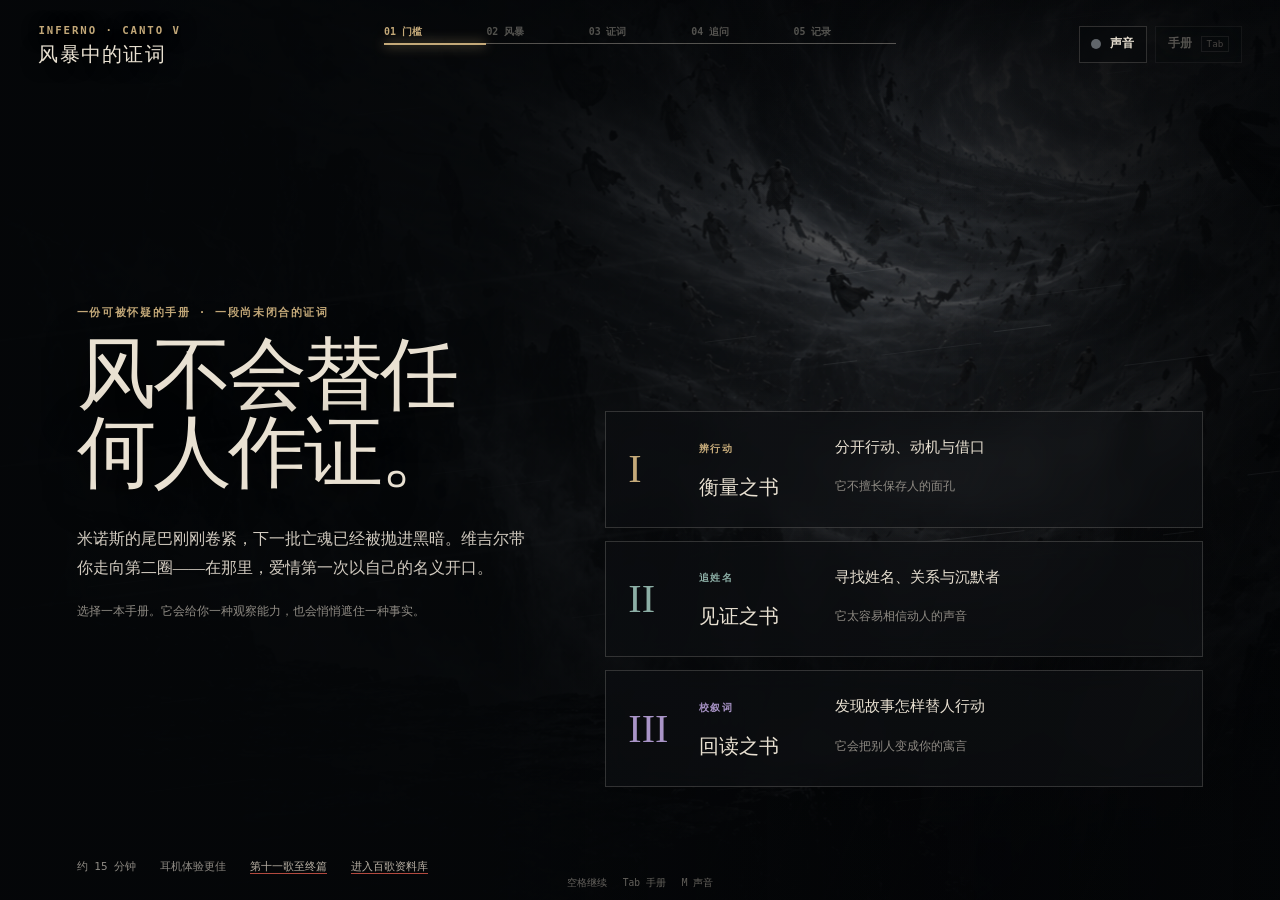
<file: index.html>
<!doctype html>
<html lang="zh-CN">
<head>
  <meta charset="utf-8" />
  <meta name="viewport" content="width=device-width,initial-scale=1,viewport-fit=cover" />
  <meta name="theme-color" content="#0b0d10" />
  <meta name="description" content="《神曲·地狱篇》第五歌互动叙事样章：在风暴中审读弗兰切斯卡的证词。" />
  <title>风暴中的证词｜《神曲》第五歌互动样章</title>
  <link rel="preload" as="image" href="assets/canto5-storm-v1.png" />
  <link rel="preload" as="image" href="assets/character-minos-v1.png" />
  <link rel="preload" as="image" href="assets/character-virgil.png" />
  <link rel="preload" as="image" href="assets/character-francesca-paolo.png" />
  <link rel="stylesheet" href="prototype.css?v=20260926-1" />
</head>
<body>
  <main class="app" id="app" data-scene="threshold" data-role="">
    <section class="world" aria-label="地狱第二圈的风暴">
      <div class="world-backdrop" id="worldBackdrop"></div>
      <div class="world-depth depth-one"></div>
      <div class="world-depth depth-two"></div>
      <canvas id="stormCanvas" aria-hidden="true"></canvas>
      <div class="wind-veils" aria-hidden="true"><i></i><i></i><i></i></div>
      <div class="soul-stream" id="soulStream" aria-hidden="true"></div>
      <div class="scene-shadow" aria-hidden="true"></div>

      <figure class="actor actor-left" id="actorLeft" hidden>
        <img id="actorLeftImage" src="assets/character-virgil.png" alt="" />
        <figcaption><small id="actorLeftRole"></small><strong id="actorLeftName"></strong></figcaption>
      </figure>
      <figure class="actor actor-right" id="actorRight" hidden>
        <img id="actorRightImage" src="assets/character-francesca-paolo.png" alt="" />
        <figcaption><small id="actorRightRole"></small><strong id="actorRightName"></strong></figcaption>
      </figure>

      <div class="hotspot-layer" id="hotspotLayer" hidden aria-label="可观察的现场"></div>
      <div class="reticle" id="reticle" aria-hidden="true"><span></span></div>
    </section>

    <header class="topbar">
      <div class="chapter-mark">
        <span>INFERNO · CANTO V</span>
        <strong>风暴中的证词</strong>
      </div>
      <ol class="journey-progress" id="journeyProgress" aria-label="本歌进度">
        <li class="is-current"><span>01</span>门槛</li>
        <li><span>02</span>风暴</li>
        <li><span>03</span>证词</li>
        <li><span>04</span>追问</li>
        <li><span>05</span>记录</li>
      </ol>
      <div class="top-actions">
        <button class="icon-button" id="soundButton" type="button" aria-label="切换环境声音" aria-pressed="false"><i></i><span>声音</span></button>
        <button class="icon-button" id="openManual" type="button" aria-label="打开随身手册" disabled><span>手册</span><kbd>Tab</kbd></button>
      </div>
    </header>

    <section class="opening" id="opening" aria-labelledby="openingTitle">
      <div class="opening-copy">
        <p class="eyebrow">一份可被怀疑的手册 · 一段尚未闭合的证词</p>
        <h1 id="openingTitle">风不会替任何人作证。</h1>
        <p class="opening-lede">米诺斯的尾巴刚刚卷紧，下一批亡魂已经被抛进黑暗。维吉尔带你走向第二圈——在那里，爱情第一次以自己的名义开口。</p>
        <p class="opening-note">选择一本手册。它会给你一种观察能力，也会悄悄遮住一种事实。</p>
      </div>
      <div class="manual-choices" role="group" aria-label="选择随身手册">
        <button data-role-choice="order" type="button">
          <span class="manual-number">I</span><small>辨行动</small><strong>衡量之书</strong>
          <em>分开行动、动机与借口</em><b>它不擅长保存人的面孔</b>
        </button>
        <button data-role-choice="witness" type="button">
          <span class="manual-number">II</span><small>追姓名</small><strong>见证之书</strong>
          <em>寻找姓名、关系与沉默者</em><b>它太容易相信动人的声音</b>
        </button>
        <button data-role-choice="reader" type="button">
          <span class="manual-number">III</span><small>校叙词</small><strong>回读之书</strong>
          <em>发现故事怎样替人行动</em><b>它会把别人变成你的寓言</b>
        </button>
      </div>
      <div class="opening-footer"><span>约 15 分钟</span><span>耳机体验更佳</span><a href="pilgrimage.html">第十一歌至终篇</a><a href="atlas.html?v=reader3&amp;realm=inferno&amp;canto=5&amp;return=index.html">进入百歌资料库</a></div>
    </section>

    <section class="story" id="story" hidden aria-live="polite">
      <div class="objective" id="objective"><span>当前目标</span><strong id="objectiveText">跟随维吉尔通过审判席</strong></div>

      <div class="dialogue" id="dialogue">
        <div class="speaker"><span id="speakerType">现场</span><strong id="speakerName">旁白</strong><i id="sourceBadge" hidden></i></div>
        <p id="dialogueText"></p>
        <div class="dialogue-actions" id="dialogueActions"></div>
        <button class="continue" id="continueButton" type="button"><span>继续</span><kbd>Space</kbd></button>
      </div>

      <section class="investigation" id="investigation" hidden>
        <div><span>风眼只能维持片刻</span><strong id="investigationTitle">选择要观察的现场</strong></div>
        <p id="investigationHint">观察不会给你答案，但会改变之后能够提出的问题。</p>
        <div class="observation-budget"><span id="budgetDots"></span><em id="budgetLabel"></em></div>
        <button class="finish-observation" id="finishObservation" type="button" hidden>呼唤那两道影子</button>
      </section>

      <section class="question-deck" id="questionDeck" hidden>
        <header><span>你还有 <b id="questionsLeft">3</b> 次追问</span><strong>决定让谁的声音进入记录</strong></header>
        <div id="questionChoices"></div>
      </section>

      <section class="verdict" id="verdict" hidden>
        <header><span>在风重新卷走他们以前</span><h2>你要怎样写下这份证词？</h2><p>这不是给人物贴标签。你写下的句子，会决定哪些事实被带出地狱。</p></header>
        <div class="verdict-options" id="verdictOptions"></div>
      </section>

      <section class="ending" id="ending" hidden>
        <p class="eyebrow" id="endingKicker"></p>
        <h2 id="endingTitle"></h2>
        <p id="endingBody"></p>
        <div class="ending-record" id="endingRecord"></div>
        <div class="ending-actions">
          <button id="restartButton" type="button">换一本手册，再走一次</button>
          <button id="openReadingFromEnding" type="button">核对原文与译文</button>
          <a href="journey.html">继续第六歌：冰雨之下</a>
          <a href="atlas.html?v=reader3&amp;realm=inferno&amp;canto=5&amp;return=index.html">进入百歌资料库</a>
        </div>
      </section>
    </section>

    <aside class="manual" id="manual" hidden aria-label="随身手册">
      <div class="manual-cover">
        <header><div><span id="manualGlyph">I</span><p><small>FIELD NOTES · CANTO V</small><strong id="manualTitle">衡量之书</strong></p></div><button id="closeManual" type="button" aria-label="合上手册">×</button></header>
        <nav aria-label="手册页签">
          <button class="is-active" data-manual-tab="rules" type="button">规则页</button>
          <button data-manual-tab="evidence" type="button">证据夹 <b id="evidenceCount">0</b></button>
          <button data-manual-tab="text" type="button">原文校勘</button>
          <button data-manual-tab="sources" type="button">文献来源</button>
        </nav>
        <div class="manual-pages">
          <section class="manual-page is-active" data-manual-panel="rules">
            <p class="folio">本册的观察法</p><h3 id="manualAbility"></h3><p class="manual-intro" id="manualIntro"></p>
            <ol id="manualRules"></ol>
            <div class="marginalia"><span>页边警告</span><p id="manualWarning"></p></div>
            <details><summary>这本手册来自哪里？</summary><p id="manualTradition"></p></details>
          </section>
          <section class="manual-page" data-manual-panel="evidence" hidden>
            <p class="folio">你亲眼确认的事</p><h3>证据夹</h3><div class="evidence-list" id="evidenceList"></div>
          </section>
          <section class="manual-page reading-page" data-manual-panel="text" hidden>
            <div class="reading-head"><div><p class="folio">Inf. V.73–142</p><h3>三语校勘</h3></div><select id="passageSelect" aria-label="选择段落"><option value="call">呼唤二人</option><option value="love">“爱”的三联句</option><option value="book">共读兰斯洛特</option><option value="fall">但丁昏厥</option></select></div>
            <p class="reading-note">意大利文与 Longfellow 英译逐行对应；王维克中译按原书段落呈现，不伪造逐行对齐。</p>
            <div class="parallel-text" id="parallelText"></div>
          </section>
          <section class="manual-page sources-page" data-manual-panel="sources" hidden>
            <p class="folio">版本与解释传统</p><h3>可追溯的来源</h3>
            <a href="https://digitaldante.columbia.edu/dante/divine-comedy/inferno/inferno-5/" target="_blank" rel="noreferrer"><strong>Digital Dante</strong><span>第五歌原文、译文与评论</span></a>
            <a href="https://dante.princeton.edu/dante/pdp/commedia.html" target="_blank" rel="noreferrer"><strong>Princeton Dante Project</strong><span>《神曲》文本与注释</span></a>
            <a href="https://dante.dartmouth.edu/" target="_blank" rel="noreferrer"><strong>Dartmouth Dante Project</strong><span>历史评论数据库</span></a>
            <a href="https://commons.wikimedia.org/wiki/File:NCL-9900010594_%E7%A5%9E%E6%9B%B2.pdf" target="_blank" rel="noreferrer"><strong>王维克译《神曲》</strong><span>商务印书馆1949年版扫描</span></a>
            <details><summary>解释框架说明</summary><p>三本手册分别借鉴德性伦理与行动分析、奥尔巴赫的形象论和历史现实主义、以及奥古斯丁式阅读与弗雷切罗的皈依诗学。游戏把它们设计为有限工具，而非标准答案。</p></details>
          </section>
        </div>
      </div>
    </aside>

    <div class="evidence-ribbon" id="evidenceRibbon" aria-live="polite"></div>
    <div class="toast" id="toast" hidden></div>
    <div class="bottom-hint" id="bottomHint"><span>空格继续</span><span>Tab 手册</span><span>M 声音</span></div>
  </main>
  <script src="prototype.js?v=20260926-1"></script>
</body>
</html>
</file>
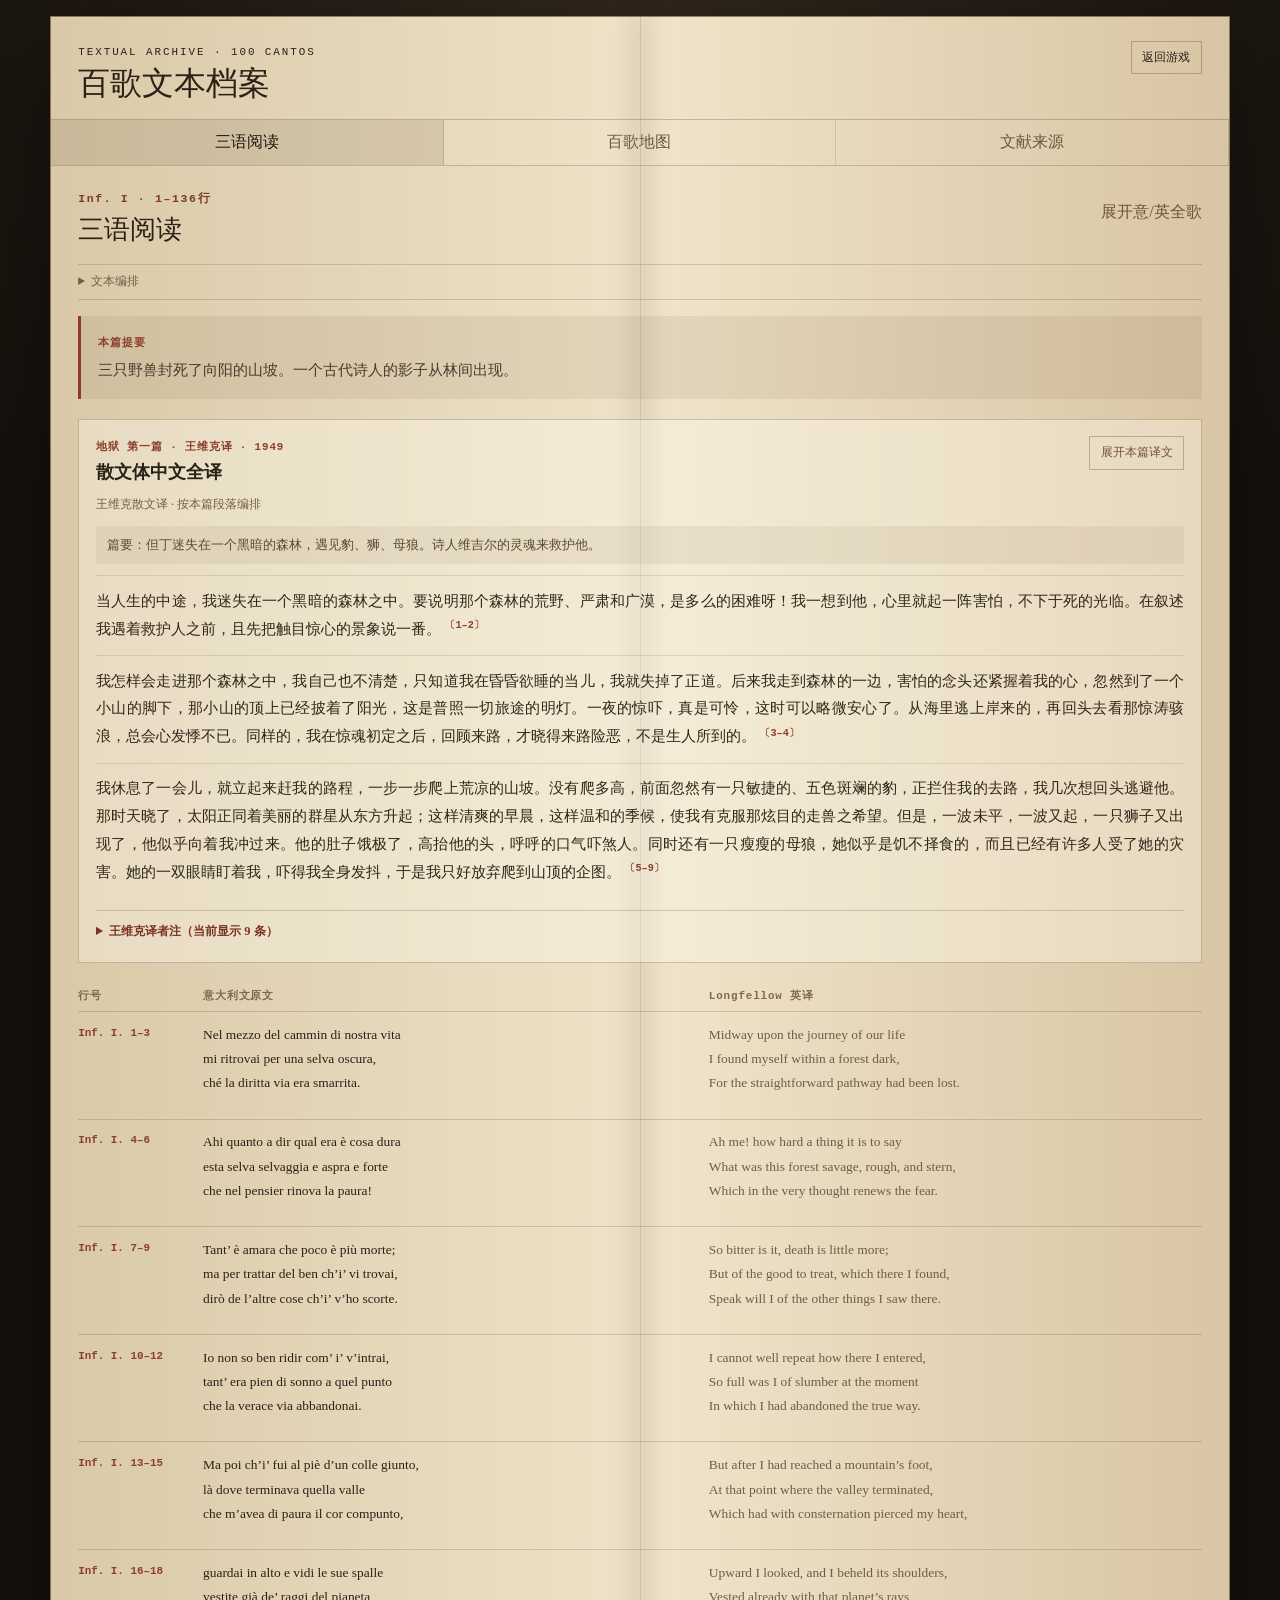
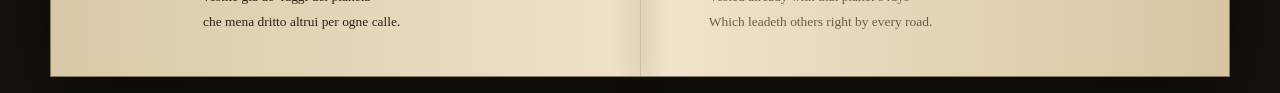
<file: atlas.html>
<!doctype html>
<html lang="zh-CN">
<head>
  <meta charset="UTF-8" />
  <meta name="viewport" content="width=device-width, initial-scale=1" />
  <meta name="theme-color" content="#070706" />
  <meta name="description" content="《神曲》100歌三语文本档案：意大利文原文、Longfellow英译、王维克中文全译、篇章提要与译者注。" />
  <title>百歌文本档案｜《神曲》三语阅读</title>
  <link rel="preload" as="image" href="assets/inferno-first-person.png" />
  <link rel="preload" as="image" href="assets/traveler-hands-manual.png" />
  <link rel="preload" as="image" href="assets/character-virgil.png" />
  <link rel="preload" as="image" href="assets/character-francesca-paolo.png" />
  <link rel="stylesheet" href="styles.css" />
  <link rel="stylesheet" href="immersive.css?v=20260927-reader1" />
</head>
<body>
  <main class="game realm-inferno" id="game" aria-label="第一人称三界旅程">
    <div class="world" id="world" aria-hidden="true">
      <img class="world-image" id="worldImage" src="assets/inferno-first-person.png" alt="" />
      <canvas id="atmosphere"></canvas>
      <div class="depth-fog"></div><div class="vignette"></div>
    </div>

    <header class="hud-top">
      <div class="place"><span id="realmLabel">INFERNO</span><strong id="placeTitle">幽暗森林</strong></div>
      <div class="route"><span id="routeCount">001 / 100</span><i><b id="routeBar"></b></i></div>
      <div class="hud-actions">
        <button class="quiet-button sound-toggle" id="musicToggle" type="button" aria-pressed="true"><span class="sound-bars" aria-hidden="true"><i></i><i></i><i></i></span><b>配乐</b><em>开</em></button>
        <button class="quiet-button" id="openArchive" type="button">档案</button>
      </div>
    </header>

    <div class="status-orbit" aria-label="旅者状态"><span title="意志">意 <b id="willValue">55</b></span><span title="怜悯">悯 <b id="mercyValue">55</b></span><span title="辨识">识 <b id="insightValue">55</b></span><span class="burden-stat" title="道路张力">张 <b id="burdenValue">0</b></span></div>
    <div class="school-orbit" id="schoolHud">尚未选择解释手册</div>
    <div class="reticle" aria-hidden="true"><i></i><i></i></div>
    <figure class="character-stage" id="characterStage" hidden>
      <img id="characterPortrait" src="assets/character-virgil.png" alt="" />
      <figcaption><span id="characterRole">引路人</span><strong id="characterName">维吉尔</strong></figcaption>
    </figure>

    <button class="world-prompt" id="worldPrompt" type="button"><span class="key">W</span><strong id="promptText">向前走</strong></button>

    <section class="encounter" id="encounterPanel" aria-live="polite" hidden>
      <div class="speaker-line"><span id="speakerName"></span><small id="encounterStage"></small></div>
      <div class="dialogue-trail" id="dialogueTrail"></div>
      <p class="spoken" id="spokenText"></p>
      <h1 id="encounterQuestion" hidden></h1>
      <div class="choices" id="choiceList" hidden></div>
      <div class="consequence" id="consequence" hidden>
        <p class="aftermath" id="consequenceText"></p>
        <section class="choice-analysis" id="choiceAnalysis" hidden>
          <span id="analysisLabel">手册复盘</span>
          <strong id="analysisMethod"></strong>
          <p id="analysisWhy"></p>
          <p class="analysis-limit" id="analysisLimit"></p>
          <small id="analysisEvidence"></small>
        </section>
        <div class="consequence-actions"><button class="text-button" id="showEvidence" type="button">翻阅本歌文本</button><button class="stay-button" id="acceptFate" type="button" hidden>留在此处</button><button class="continue-button" id="continueJourney" type="button"><span>W</span> 继续前行</button></div>
      </div>
    </section>

    <section class="interlude" id="interlude" aria-live="polite" hidden>
      <div class="interlude-rule"></div>
      <p id="interludeRoute"></p>
      <span class="interlude-theme" id="interludeTheme"></span>
      <blockquote><q id="interludeQuote"></q><cite id="interludeSource"></cite></blockquote>
      <p class="interlude-note" id="interludeNote"></p>
      <button id="interludeContinue" type="button"><span>W</span> 进入下一歌</button>
    </section>

    <button class="manual-rig" id="manualButton" type="button" aria-label="打开随身手册">
      <img src="assets/traveler-hands-manual.png" alt="你的双手正拿着一本打开的皮革手册" />
      <span class="manual-ink" id="manualInk"><b>旅程记录</b><em>尚未写入本歌判断</em></span><span class="manual-key">TAB · 手册</span>
    </button>

    <div class="movement-help"><span><b>W</b> 推进剧情</span><span><b>E</b> 交互</span><span><b>A/B/C</b> 选择</span><span><b>TAB</b> 手册</span></div>

    <aside class="compendium" id="compendium" hidden>
      <header><div><span>FIELD MANUAL</span><h2>随身手册</h2></div><button id="closeCompendium" type="button" aria-label="关闭手册">×</button></header>
      <nav aria-label="手册内容"><button class="is-active" data-panel="record" type="button">本歌记录</button><button data-panel="school" type="button">解释规则</button><button data-panel="threads" type="button">跨歌回声</button><button data-panel="text" type="button">三语阅读</button><button data-panel="map" type="button">百歌地图</button><button data-panel="sources" type="button">文献来源</button></nav>
      <div class="manual-panel is-active" data-manual-panel="record">
        <p class="folio" id="recordRef">INF. I</p><h3 id="recordTitle">幽暗森林</h3>
        <div class="record-dialogue" id="recordDialogue"></div>
        <p id="recordBody">本歌尚未作出判断。</p>
        <section class="source-trace"><span id="evidenceType">原诗索引</span><strong id="evidenceRef">Inf. I.1–136</strong><p id="evidenceNote">本歌场景依据原诗重构；人物对白将标明直引或改写。</p></section>
        <div class="school-verdict" id="schoolVerdict"><span>解释批注</span><p>选择手册后，这里会记录它如何阅读你的行动。</p></div>
        <p class="fate-status" id="fateStatus">道路张力 0 / 7</p>
        <div class="error-mark" id="errorMark" hidden><span>当前偏向</span><strong id="errorLabel"></strong></div>
      </div>
      <div class="manual-panel school-panel" data-manual-panel="school" hidden>
        <p class="folio">INTERPRETIVE PROTOCOL</p><h3 id="schoolName">学派规则</h3>
        <p class="school-scholar" id="schoolScholar"></p>
        <blockquote id="schoolThesis"></blockquote>
        <div class="method-pair"><p><span>你能做什么</span><strong id="schoolTool"></strong></p><p><span>手册看不见什么</span><strong id="schoolBlindSpot"></strong></p></div>
        <ol class="school-rules" id="schoolRules"></ol>
        <div class="school-ledger"><span id="schoolSafety"></span><span id="schoolDoubt"></span></div>
        <p class="school-warning" id="schoolWarning"></p>
      </div>
      <div class="manual-panel threads-panel" data-manual-panel="threads" hidden>
        <p class="folio">ECHOES ACROSS THE POEM</p><h3>跨歌回声</h3>
        <p>关键判断不会在离开本歌后消失。它们会改变后来的人物、问题和手册文字。</p>
        <div class="thread-summary"><span id="fractureCount">手册裂痕 0 / 3界</span><span id="threadCount">尚无回声</span></div>
        <div class="thread-list" id="threadList"></div>
      </div>
      <div class="manual-panel evidence-panel" data-manual-panel="text" hidden>
        <div class="evidence-heading"><div><p class="folio" id="textRef"></p><h3>三语阅读</h3></div><button class="text-button" id="toggleLines" type="button">展开意/英全歌</button></div>
        <details class="alignment-note"><summary>文本编排</summary><p id="alignmentState">100歌已核对</p></details>
        <section class="chinese-context"><span>本篇提要</span><p id="chineseExplanation"></p></section>
        <section class="chinese-translation" aria-labelledby="chineseTranslationTitle">
          <header><div><span id="chineseRef">王维克译 · 1949</span><h4 id="chineseTranslationTitle">散文体中文全译</h4></div><button class="text-button" id="toggleChinese" type="button">展开本篇译文</button></header>
          <p class="translation-method">王维克散文译 · 按本篇段落编排</p>
          <p class="translation-summary" id="chineseSummary"></p>
          <div class="chinese-text" id="chineseText"></div>
          <details class="translator-notes" id="translatorNotes" hidden><summary id="translatorNotesSummary">王维克译者注</summary><ol id="translatorNotesList"></ol></details>
        </section>
        <div class="language-headings" aria-hidden="true"><span>行号</span><span>意大利文原文</span><span>Longfellow 英译</span></div>
        <div class="lines" id="lineWindow"></div>
      </div>
      <div class="manual-panel" data-manual-panel="map" hidden><div class="map-head"><p>选择已抵达的歌；未抵达节点只显示标题。</p><span id="visitedCount"></span></div><div class="canto-map" id="cantoMap"></div></div>
      <div class="manual-panel sources" data-manual-panel="sources" hidden>
        <h3>版本与链接</h3>
        <p>原文、译文与研究资料入口。</p>
        <a href="https://www.gutenberg.org/ebooks/1000" target="_blank" rel="noreferrer"><strong>Project Gutenberg 1000</strong><span>意大利文《神曲》全文</span></a>
        <a href="https://www.gutenberg.org/ebooks/1004" target="_blank" rel="noreferrer"><strong>Project Gutenberg 1004</strong><span>Longfellow 英译全文</span></a>
        <a href="https://commons.wikimedia.org/wiki/File:NCL-9900010594_%E7%A5%9E%E6%9B%B2.pdf" target="_blank" rel="noreferrer"><strong>王维克译《神曲》</strong><span>商务印书馆1949年版公版扫描</span></a>
        <a href="https://www.cp.com.cn/ourselves/history/dsj.html" target="_blank" rel="noreferrer"><strong>商务印书馆大事记</strong><span>1939—1948年译本出版记录</span></a>
        <a href="https://icwar.bfsu.edu.cn/__local/C/5C/36/866BDBA2E367BA9104724E0DD99_2E299E2A_2F5A9C.pdf?e=.pdf" target="_blank" rel="noreferrer"><strong>汉译研究论文</strong><span>首个中文全译本及译本史说明</span></a>
        <a href="https://dante.princeton.edu/dante/pdp/commedia.html" target="_blank" rel="noreferrer"><strong>Princeton Dante Project</strong><span>原文、译文与评论入口</span></a>
        <a href="https://dante.dartmouth.edu/" target="_blank" rel="noreferrer"><strong>Dartmouth Dante Project</strong><span>历史评论数据库</span></a>
        <a href="https://digitaldante.columbia.edu/dante/divine-comedy/" target="_blank" rel="noreferrer"><strong>Digital Dante</strong><span>逐歌原文、译文与专题评论</span></a>
        <a href="https://worldofdante.org/" target="_blank" rel="noreferrer"><strong>World of Dante</strong><span>人物、地点、地图、时间线与图像</span></a>
        <a href="https://plato.stanford.edu/entries/aquinas/" target="_blank" rel="noreferrer"><strong>Thomas Aquinas</strong><span>意志、德性与自由选择</span></a>
        <a href="https://dante.princeton.edu/cgi-bin/dante/DispMinorWork.pl?REF=XIII.20&amp;TITLE=Epist" target="_blank" rel="noreferrer"><strong>《致斯卡拉大亲王书》第十三封</strong><span>《神曲》的复义阅读传统</span></a>
        <a href="https://assets.press.princeton.edu/chapters/i10091.pdf" target="_blank" rel="noreferrer"><strong>Erich Auerbach</strong><span>形象论、历史现实与尘世人物</span></a>
        <a href="https://books.google.com/books/about/Dante.html?id=Bobx-kv6_KIC" target="_blank" rel="noreferrer"><strong>John Freccero</strong><span>《但丁：皈依的诗学》</span></a>
        <a href="https://www.gutenberg.org/files/8438/8438-h/8438-h" target="_blank" rel="noreferrer"><strong>亚里士多德《尼各马可伦理学》</strong><span>选择、德性与自由行动</span></a>
        <a href="https://www.gutenberg.org/cache/epub/3296/pg3296.html" target="_blank" rel="noreferrer"><strong>奥古斯丁《忏悔录》</strong><span>欲望、记忆与心灵回转</span></a>
        <a href="https://www.gutenberg.org/files/14328/14328-h/14328-h.htm" target="_blank" rel="noreferrer"><strong>波爱修斯《哲学的慰藉》</strong><span>命运、自由与善的秩序</span></a>
        <details class="method-note"><summary>版本说明</summary><p>意大利文与英文按篇、歌、行编排，共14,233行；王维克散文译按篇、段落编排，收录100篇、961段正文与1,691条译者注。人物与场景为依据原著空间和服饰语境制作的当代重构。</p></details>
      </div>
    </aside>

    <div class="role-gate" id="roleGate" role="dialog" aria-modal="true" aria-labelledby="gateTitle">
      <div class="gate-card"><span class="gate-kicker">一份三语校勘稿 · 页码 1300</span><h1 id="gateTitle">文本先于你翻了一页。</h1><p>意大利文、英文和中文突然彼此错开。墨迹从屏幕流到你的手上；再抬头时，你已经站在黑暗森林里。远处的人叫你“但丁”，而脚边三本手册却写着数百年后才会出现的名字。</p><p class="gate-premise">它们都能保护你，也都会删去自己无法解释的东西。选择一种阅读方法进入旅程；真正的出口不在完全服从之中。</p><div class="roles"><button data-role="wanderer" type="button"><small>托马斯主义伦理传统</small><strong>秩序诠释者</strong><span>拆解行动、目的和责任；盲点是把人物压成类别</span></button><button data-role="witness" type="button"><small>形象论与历史现实主义</small><strong>历史见证者</strong><span>追索姓名、城邦和关系；盲点是过度相信鲜活证词</span></button><button data-role="reader" type="button"><small>奥古斯丁式皈依诗学</small><strong>回转校勘者</strong><span>修订自己的误读；盲点是把他人变成自我寓言</span></button></div></div>
    </div>
  </main>
  <script src="encounters.js?v=20260926-story4"></script><script src="app.js?v=20260927-reader2"></script>
</body>
</html>
</file>
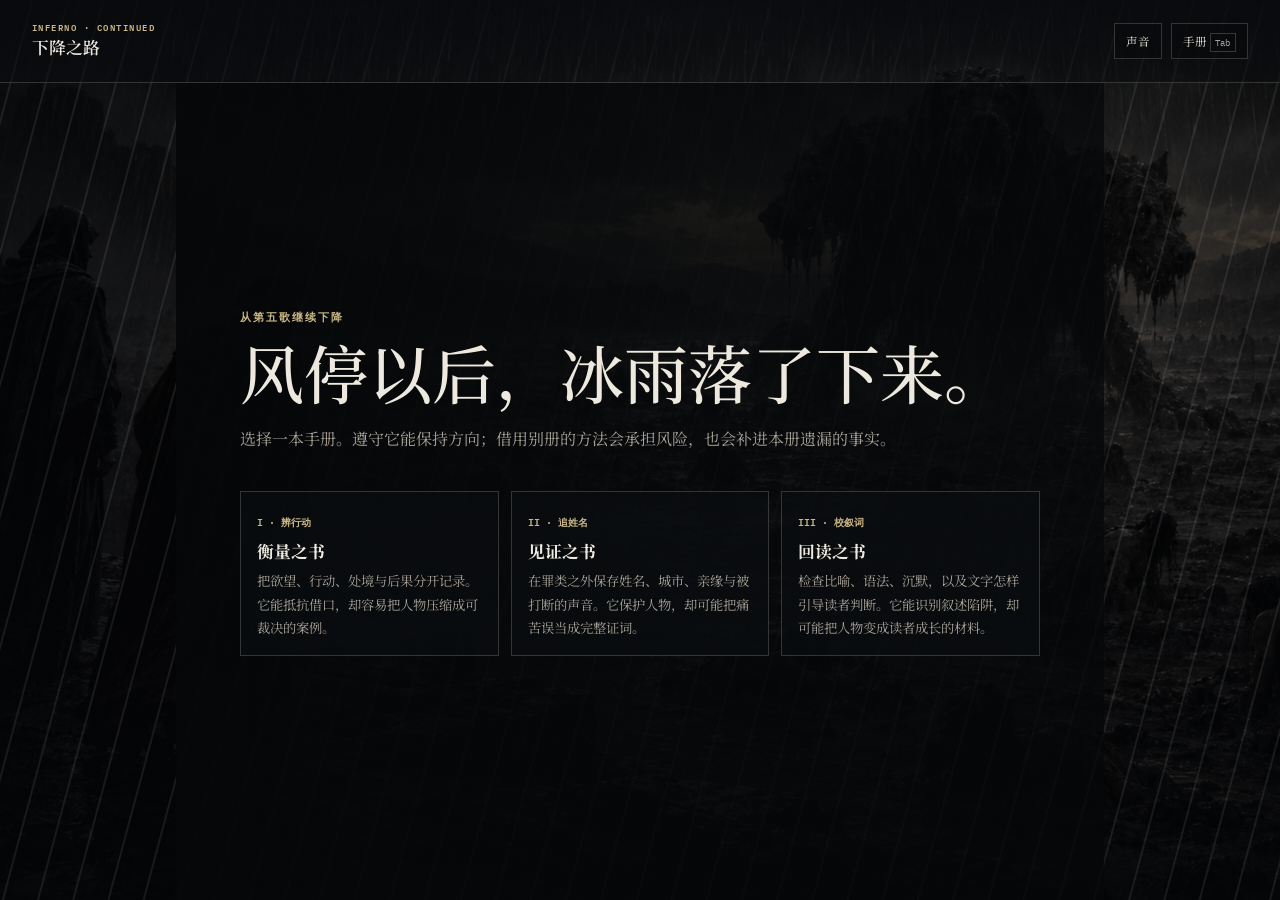
<file: journey.html>
<!doctype html>
<html lang="zh-CN">
<head>
  <meta charset="utf-8">
  <meta name="viewport" content="width=device-width, initial-scale=1">
  <meta name="theme-color" content="#090b0e">
  <title>下降之路 · 地狱篇第六至第十歌</title>
  <link rel="preconnect" href="https://fonts.googleapis.com">
  <link rel="preconnect" href="https://fonts.gstatic.com" crossorigin>
  <link href="https://fonts.googleapis.com/css2?family=Noto+Serif+SC:wght@400;500;600;700&family=IBM+Plex+Mono:wght@500;600&display=swap" rel="stylesheet">
  <link rel="stylesheet" href="journey.css?v=20260927a">
</head>
<body>
  <main class="arc" id="arc" data-role="" data-weather="rain">
    <div class="world" aria-label="但丁《地狱篇》第六至第十歌的行旅场景">
      <img id="sceneImage" src="assets/canto6-rain-v1.png" alt="第三圈的冰冷污雨与刻耳柏洛斯">
      <div class="world-tint"></div>
      <div class="weather" aria-hidden="true"></div>
    </div>

    <header class="topbar">
      <a class="brand" href="index.html"><small>INFERNO · CONTINUED</small><strong>下降之路</strong></a>
      <ol class="canto-progress" id="cantoProgress" aria-label="章节进度"></ol>
      <div class="top-actions">
        <button id="soundButton" type="button" aria-pressed="false">声音</button>
        <button id="manualButton" type="button">手册 <kbd>Tab</kbd></button>
      </div>
    </header>

    <section class="role-gate" id="roleGate">
      <p class="eyebrow">从第五歌继续下降</p>
      <h1>风停以后，冰雨落了下来。</h1>
      <p id="gateText">你仍带着上一章选定的手册。它会继续保护你，也会继续把某些事实挡在页外。</p>
      <div class="role-options" id="roleOptions"></div>
      <div class="gate-actions" id="gateActions"></div>
    </section>

    <section class="play" id="play" hidden>
      <div class="chapter-heading">
        <span id="chapterIndex">第六歌</span>
        <h1 id="chapterTitle">冰雨中的名字</h1>
        <p id="chapterPremise"></p>
      </div>

      <figure class="character" id="character" hidden>
        <img id="characterImage" alt="">
        <figcaption><small id="characterRole"></small><strong id="characterName"></strong></figcaption>
      </figure>

      <div class="observation-layer" id="observationLayer" hidden aria-label="可观察的现场"></div>

      <section class="investigation" id="investigation" hidden>
        <header><span>现场观察</span><strong id="investigationTitle">先看清发生了什么</strong></header>
        <p id="investigationHint">选择三处现场。你看到的事实会决定之后能够提出哪些问题。</p>
        <div class="witness-targets" id="witnessTargets" hidden aria-label="追姓名目标"></div>
        <div class="observation-budget"><span id="observationDots"></span><em id="observationLabel">已观察 0 / 3</em></div>
        <button id="finishObservation" type="button" hidden>继续</button>
      </section>

      <section class="dialogue" id="dialogue" aria-live="polite">
        <header><span id="lineType">抵达</span><strong id="speaker">旁白</strong><i id="source"></i></header>
        <p id="lineText"></p>
        <div class="choices" id="choices"></div>
        <button class="continue" id="continueButton" type="button">继续 <kbd>Space</kbd></button>
      </section>

      <aside class="journey-state" aria-label="旅程状态">
        <div><span>方向感</span><b id="safetyPips"></b></div>
        <div><span>越出本册</span><strong id="fractureCount">0</strong></div>
        <div><span>已存证据</span><strong id="evidenceCount">0</strong></div>
        <div id="witnessAnchorState" hidden><span>见证锚点</span><strong id="witnessAnchorValue">未建立</strong></div>
      </aside>
    </section>

    <section class="interlude" id="interlude" hidden>
      <span id="interludeLabel">歌与歌之间</span>
      <blockquote id="interludeQuote"></blockquote>
      <p id="interludeSource"></p>
      <button id="nextCanto" type="button">继续下降</button>
    </section>

    <section class="finale" id="finale" hidden>
      <p class="eyebrow">第十歌之后 · 行旅记录</p>
      <h1>你要把哪一种地狱带到下一层？</h1>
      <p>一路上，饥饿、财富、仇恨、恐惧和政治记忆不断改变人的行动。你也看见三本手册各自遗漏了什么。最后一条记录，将决定手册是否承认这些遗漏。</p>
      <div class="final-choices" id="finalChoices"></div>
    </section>

    <section class="result" id="result" hidden>
      <p class="eyebrow" id="resultKicker"></p>
      <h1 id="resultTitle"></h1>
      <p id="resultBody"></p>
      <div class="record" id="resultRecord"></div>
      <div class="result-actions">
        <button id="replayArc" type="button">换一种手册重走</button>
        <a href="pilgrimage.html">继续第十一歌：理解地狱的结构</a>
        <a href="atlas.html?v=reader3&amp;realm=inferno&amp;canto=10&amp;return=journey.html">进入百歌资料库</a>
        <a href="index.html">返回第五歌</a>
      </div>
    </section>

    <aside class="manual" id="manual" hidden aria-label="随身手册">
      <header><div><span id="manualGlyph">I</span><p><small>FIELD NOTES · VI–X</small><strong id="manualTitle"></strong></p></div><button id="closeManual" type="button" aria-label="合上手册">×</button></header>
      <nav>
        <button data-tab="rules" class="is-active">规则</button>
        <button data-tab="evidence">证据</button>
        <button data-tab="sources">原文坐标</button>
      </nav>
      <div class="manual-body">
        <section data-panel="rules"><p id="manualIntro"></p><ol id="manualRules"></ol><p class="manual-warning" id="manualWarning"></p></section>
        <section data-panel="evidence" hidden><div class="evidence-list" id="evidenceList"></div></section>
        <section data-panel="sources" hidden><div id="sourceList"></div><a class="atlas-link" id="atlasTextLink" href="atlas.html?v=reader3&amp;realm=inferno&amp;canto=6&amp;return=journey.html">核对本歌意大利原文、英文与王维克译文</a></section>
      </div>
    </aside>

    <div class="toast" id="toast" hidden></div>
  </main>
  <script src="journey.js?v=20261001b"></script>
</body>
</html>
</file>
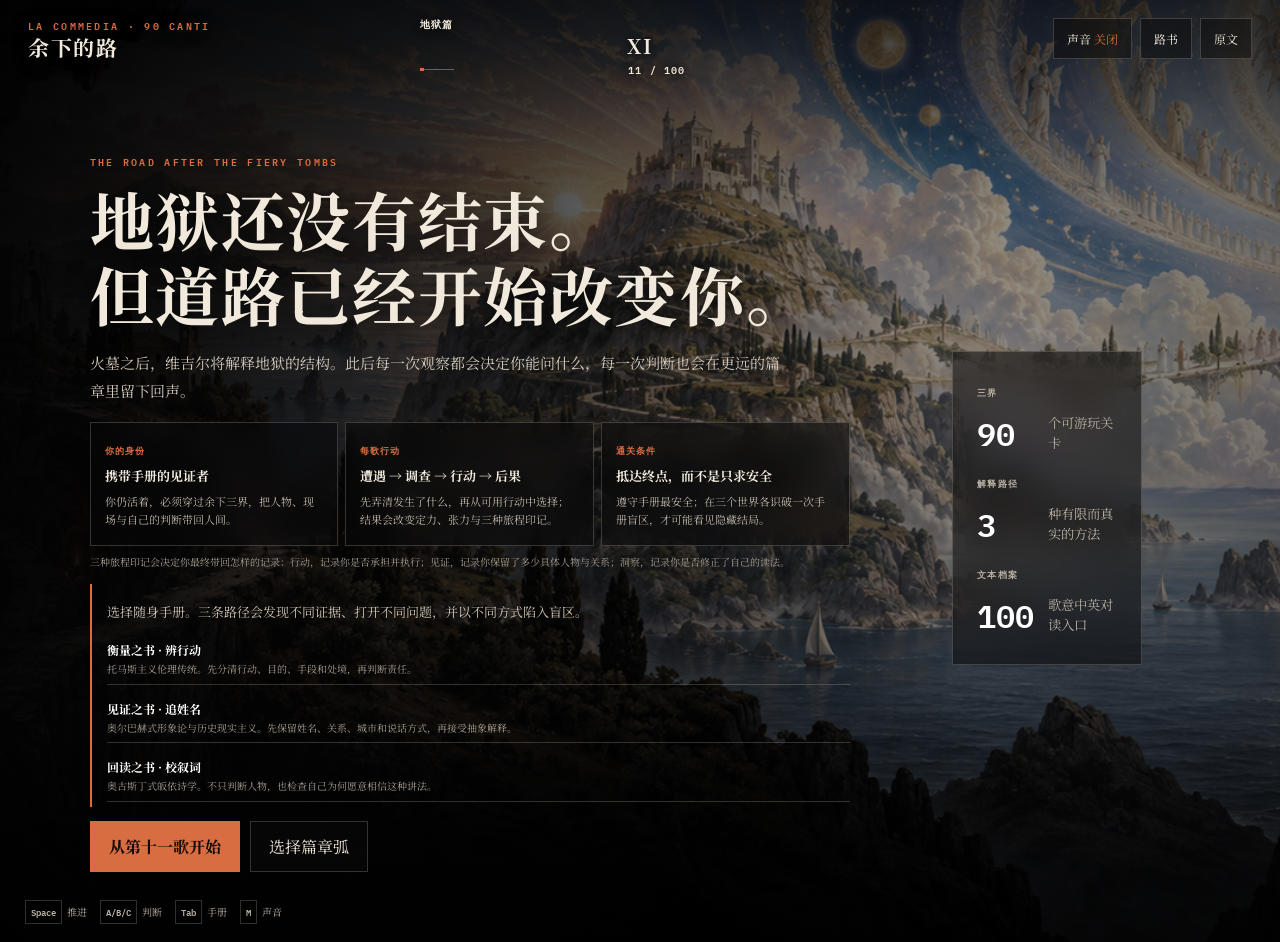
<file: pilgrimage.html>
<!doctype html>
<html lang="zh-CN">
<head>
  <meta charset="utf-8" />
  <meta name="viewport" content="width=device-width,initial-scale=1,viewport-fit=cover" />
  <meta name="description" content="《神曲》地狱篇第十一歌至天堂篇第三十三歌：三种解释手册、九十个互动关卡与可核对的百歌文本档案。" />
  <title>余下的路｜《神曲》互动旅程</title>
  <link rel="preload" as="image" href="assets/journey-cosmos-v1.png" />
  <link rel="preconnect" href="https://fonts.googleapis.com" />
  <link rel="preconnect" href="https://fonts.gstatic.com" crossorigin />
  <link href="https://fonts.googleapis.com/css2?family=IBM+Plex+Mono:wght@500;600&family=Noto+Serif+SC:wght@400;500;600;700&display=swap" rel="stylesheet" />
  <link rel="stylesheet" href="pilgrimage.css?v=20261001b" />
</head>
<body>
  <main class="pilgrimage" id="pilgrimage" data-realm="inferno" data-arc="inferno-violence" data-phase="gate">
    <canvas id="atmosphere" aria-hidden="true"></canvas>
    <div class="world" id="world" aria-hidden="true"></div>
    <div class="vignette" aria-hidden="true"></div>

    <header class="hud">
      <a class="brand" href="index.html"><small>LA COMMEDIA · 90 CANTI</small><strong>余下的路</strong></a>
      <div class="route" aria-label="旅程进度"><span id="realmLabel">地狱篇</span><b id="cantoLabel">XI</b><i><em id="routeFill"></em></i><span id="progressLabel">11 / 100</span></div>
      <nav>
        <button id="soundButton" type="button" aria-pressed="false">声音 <span>关闭</span></button>
        <button id="mapButton" type="button">路书</button>
        <a id="archiveLink" href="atlas.html?v=reader3&amp;realm=inferno&amp;canto=11&amp;return=pilgrimage.html">原文</a>
      </nav>
    </header>

    <section class="gate" id="gate">
      <div class="gate-copy">
        <p class="eyebrow">THE ROAD AFTER THE FIERY TOMBS</p>
        <h1>地狱还没有结束。<br />但道路已经开始改变你。</h1>
        <p>火墓之后，维吉尔将解释地狱的结构。此后每一次观察都会决定你能问什么，每一次判断也会在更远的篇章里留下回声。</p>
        <div class="mission-brief" aria-label="旅程目标">
          <article><span>你的身份</span><strong>携带手册的见证者</strong><p>你仍活着，必须穿过余下三界，把人物、现场与自己的判断带回人间。</p></article>
          <article><span>每歌行动</span><strong>遭遇 → 调查 → 行动 → 后果</strong><p>先弄清发生了什么，再从可用行动中选择；结果会改变定力、张力与三种旅程印记。</p></article>
          <article><span>通关条件</span><strong>抵达终点，而不是只求安全</strong><p>遵守手册最安全；在三个世界各识破一次手册盲区，才可能看见隐藏结局。</p></article>
        </div>
        <p class="mark-legend">三种旅程印记会决定你最终带回怎样的记录：行动，记录你是否承担并执行；见证，记录你保留了多少具体人物与关系；洞察，记录你是否修正了自己的读法。</p>
        <div class="carry" id="carry"></div>
        <div class="gate-actions">
          <button class="primary" id="beginButton" type="button">从第十一歌继续</button>
          <button id="selectArcButton" type="button">选择篇章弧</button>
        </div>
      </div>
      <div class="gate-index">
        <span>三界</span><strong>90</strong><small>个可游玩关卡</small>
        <span>解释路径</span><strong>3</strong><small>种有限而真实的方法</small>
        <span>文本档案</span><strong>100</strong><small>歌意中英对读入口</small>
      </div>
    </section>

    <section class="arc-select" id="arcSelect" hidden aria-label="选择篇章弧">
      <header><div><p class="eyebrow">JOURNEY ARCS</p><h2>选择一段路重新进入</h2></div><button id="closeArcSelect" type="button">返回</button></header>
      <div class="arc-grid" id="arcGrid"></div>
    </section>

    <section class="play" id="play" hidden>
      <aside class="chapter-mark"><span id="arcNumber">I</span><p><small id="arcRealm">INFERNO</small><strong id="arcTitle">暴力的尺度</strong></p></aside>

      <figure class="character" id="character">
        <img id="characterImage" src="assets/character-virgil.png" alt="" />
        <figcaption><strong id="characterName">维吉尔</strong><span id="characterRole">引路人</span></figcaption>
      </figure>

      <div class="encounter-stack">
        <aside class="mission-hud" aria-label="当前任务与旅程状态">
          <div class="mission-copy"><span id="missionStep">1 / 4 · 遭遇</span><strong id="missionObjective">先弄清你抵达了哪里。</strong></div>
          <ol class="mission-progress" aria-label="本歌进度"><li data-stage="story">遭遇</li><li data-stage="investigation">调查</li><li data-stage="decision">行动</li><li data-stage="outcome">后果</li></ol>
          <div class="journey-stats"><span>定力 <b id="safetyValue">3</b>/5</span><span>张力 <b id="strainValue">0</b>/6</span><span>裂痕 <b id="fractureValue">0</b>/3</span><span>修订 <b id="revisionValue">2</b></span></div>
        </aside>

        <section class="story-card" id="storyCard" aria-live="polite">
          <header><span id="beatType">抵达</span><strong id="speaker">旁白</strong><i id="sourceRef">Inf. XI</i></header>
          <p id="storyText"></p>
          <div class="story-actions"><button id="storyContinue" type="button">继续 <kbd>Space</kbd></button></div>
        </section>

        <section class="investigation" id="investigation" hidden>
          <header><div><p class="eyebrow" id="mechanicLabel">现场核对</p><h2 id="investigationTitle">先确认你看见了什么</h2></div><span id="taskProgress">0 / 2</span></header>
          <p id="investigationInstruction"></p>
          <div class="evidence-board" id="evidenceBoard"></div>
          <p class="investigation-feedback" id="investigationFeedback" aria-live="polite">先查看记录，再决定带哪些事实进入判断。</p>
          <button class="primary" id="finishInvestigation" type="button" disabled>带着记录采取行动</button>
        </section>

        <section class="decision" id="decision" hidden>
          <header><p class="eyebrow">选择你的行动</p><h2 id="decisionQuestion"></h2></header>
          <div class="choice-list" id="choiceList"></div>
        </section>

        <section class="outcome" id="outcome" hidden>
          <header><p class="eyebrow" id="outcomeKicker">行动后的现场</p><h2 id="outcomeTitle"></h2></header>
          <p class="outcome-scene" id="outcomeScene"></p>
          <div class="effect-strip" id="outcomeEffects" aria-label="本次行动影响"></div>
          <div class="analysis-grid">
            <article><span>为什么会这样</span><p id="outcomeAnalysis"></p></article>
            <article><span>它将留下什么</span><p id="outcomeLegacy"></p></article>
          </div>
          <div class="outcome-actions"><button id="reviseButton" type="button">消耗一次修订</button><button class="primary" id="nextButton" type="button">继续前行</button></div>
        </section>
      </div>
    </section>

    <section class="interlude" id="interlude" hidden>
      <p class="eyebrow" id="interludeRoute"></p>
      <blockquote><q id="interludeQuote"></q><cite id="interludeSource"></cite></blockquote>
      <p id="interludeNote"></p>
      <button class="primary" id="interludeContinue" type="button">进入下一歌</button>
    </section>

    <section class="ending" id="ending" hidden>
      <p class="eyebrow" id="endingKicker"></p><h1 id="endingTitle"></h1><p id="endingBody"></p>
      <div class="ending-record" id="endingRecord"></div>
      <div class="ending-actions"><button id="endingReplay" type="button">从篇章弧重走</button><button id="changeManualButton" type="button">换一本手册</button><a href="atlas.html?v=reader3&amp;realm=paradiso&amp;canto=33&amp;return=pilgrimage.html">核对百歌档案</a></div>
    </section>

    <button class="manual-button" id="manualButton" type="button" aria-label="打开随身手册"><img src="assets/traveler-hands-manual.png" alt="" /><span><b id="manualButtonTitle">随身手册</b><em id="manualButtonNote">尚未写入本歌记录</em></span></button>

    <aside class="manual" id="manual" hidden aria-label="随身手册">
      <header><div><p class="eyebrow">FIELD MANUAL</p><h2 id="manualTitle">解释手册</h2></div><button id="closeManual" type="button" aria-label="合上手册">×</button></header>
      <nav><button class="is-active" data-tab="rule" type="button">规则</button><button data-tab="record" type="button">本歌</button><button data-tab="threads" type="button">回声</button><button data-tab="map" type="button">路书</button></nav>
      <div class="manual-page is-active" data-panel="rule"><p id="manualSchool"></p><blockquote id="manualThesis"></blockquote><ol id="manualRules"></ol><div class="blind"><span>这本手册看不见</span><p id="manualBlind"></p></div></div>
      <div class="manual-page" data-panel="record" hidden><p class="folio" id="recordRef"></p><h3 id="recordTitle"></h3><div id="recordEvidence"></div><div class="verdict" id="recordVerdict">尚未作出判断。</div><a class="manual-source" id="manualSourceLink" href="atlas.html?v=reader3&amp;realm=inferno&amp;canto=11&amp;return=pilgrimage.html">核对本歌意大利文、英文与中文译文</a></div>
      <div class="manual-page" data-panel="threads" hidden><p>前面的判断不会消失。它们会在后面的歌中改变问题和解释。</p><div class="thread-list" id="threadList"></div></div>
      <div class="manual-page" data-panel="map" hidden><div class="manual-stats" id="manualStats"></div><div class="mini-map" id="miniMap"></div></div>
    </aside>

    <div class="toast" id="toast" hidden></div>
    <div class="key-help"><span><kbd>Space</kbd> 推进</span><span><kbd>A/B/C</kbd> 判断</span><span><kbd>Tab</kbd> 手册</span><span><kbd>M</kbd> 声音</span></div>
  </main>
  <script src="encounters.js?v=20260927d"></script>
  <script src="pilgrimage-v2.js?v=20261001b"></script>
</body>
</html>
</file>
<file: prototype.css>
:root {
  --ink: #0a0c0f;
  --night: #11151a;
  --paper: #e9e1d2;
  --paper-dim: #b9b1a5;
  --line: rgba(232, 226, 215, .18);
  --glass: rgba(8, 10, 13, .78);
  --accent: #b34a3f;
  --accent-bright: #dd7565;
  --gold: #c4a979;
  --role: #c4a979;
  --serif: "Songti SC", "Noto Serif CJK SC", "Source Han Serif SC", Georgia, serif;
  --sans: "PingFang SC", "Microsoft YaHei", system-ui, sans-serif;
  --mono: ui-monospace, "SFMono-Regular", Menlo, monospace;
}

* { box-sizing: border-box; }
html, body { width: 100%; height: 100%; margin: 0; overflow: hidden; background: var(--ink); color: var(--paper); }
body { font-family: var(--serif); }
button, select { font: inherit; }
button, a { -webkit-tap-highlight-color: transparent; }
button:focus-visible, a:focus-visible, select:focus-visible { outline: 2px solid var(--role); outline-offset: 3px; }
[hidden] { display: none !important; }

.app {
  position: relative;
  width: 100%;
  height: 100%;
  isolation: isolate;
  overflow: hidden;
  background: #0a0c0f;
}
.app[data-role="order"] { --role: #c4a979; }
.app[data-role="witness"] { --role: #8caea5; }
.app[data-role="reader"] { --role: #a994c7; }

.world, .world-backdrop, .world-depth, #stormCanvas, .scene-shadow, .wind-veils, .soul-stream {
  position: absolute;
  inset: 0;
}
.world { z-index: 0; overflow: hidden; background: #090b0e; }
.world-backdrop {
  inset: -3%;
  background: url("assets/canto5-storm-v1.png") center 48% / cover no-repeat;
  filter: saturate(.72) contrast(1.07) brightness(.68);
  transform: scale(1.04);
  transition: transform 1.8s cubic-bezier(.2,.7,.2,1), filter 1.2s ease;
  will-change: transform, filter;
}
.depth-one {
  background:
    radial-gradient(circle at 74% 20%, transparent 0 12%, rgba(11,14,19,.25) 37%, rgba(5,7,10,.7) 85%),
    linear-gradient(90deg, rgba(3,4,6,.7), transparent 37% 65%, rgba(3,4,6,.62));
  mix-blend-mode: multiply;
}
.depth-two {
  opacity: .45;
  background-image: repeating-linear-gradient(114deg, transparent 0 54px, rgba(219,229,232,.045) 56px, transparent 59px);
  animation: rain-drift 9s linear infinite;
}
#stormCanvas { z-index: 2; pointer-events: none; opacity: .72; }
.scene-shadow {
  z-index: 3;
  background:
    linear-gradient(180deg, rgba(4,5,7,.72), transparent 24%, transparent 56%, rgba(4,5,7,.88) 94%),
    radial-gradient(ellipse at 50% 60%, transparent 0 38%, rgba(1,2,3,.42) 82%);
  pointer-events: none;
}
.wind-veils { z-index: 2; overflow: hidden; pointer-events: none; }
.wind-veils i {
  position: absolute;
  left: -35vw;
  width: 170vw;
  height: 2px;
  opacity: .23;
  background: linear-gradient(90deg, transparent, rgba(221,226,225,.65), transparent 70%);
  filter: blur(1px);
  transform: rotate(-7deg);
  animation: wind-line 5.5s linear infinite;
}
.wind-veils i:nth-child(1) { top: 29%; animation-delay: -1s; }
.wind-veils i:nth-child(2) { top: 43%; animation-delay: -3.7s; animation-duration: 7.2s; }
.wind-veils i:nth-child(3) { top: 59%; animation-delay: -2.1s; animation-duration: 4.6s; }
.soul-stream { z-index: 2; pointer-events: none; overflow: hidden; }
.soul-stream span {
  position: absolute;
  left: -8vw;
  width: var(--size);
  height: calc(var(--size) * 1.85);
  opacity: 0;
  border-radius: 48% 48% 34% 34%;
  background: radial-gradient(circle at 50% 20%, rgba(222,229,231,.72) 0 12%, rgba(194,203,208,.4) 14% 32%, transparent 65%);
  filter: blur(.7px);
  animation: soul-flight var(--duration) linear var(--delay) infinite;
}

.topbar {
  position: absolute;
  z-index: 20;
  top: 0;
  left: 0;
  right: 0;
  display: grid;
  grid-template-columns: 1fr auto 1fr;
  align-items: start;
  padding: clamp(1rem, 2vw, 1.8rem) clamp(1rem, 3vw, 3rem);
  pointer-events: none;
}
.chapter-mark { display: grid; gap: .25rem; text-shadow: 0 2px 18px #000; }
.chapter-mark span { color: var(--role); font: 700 .67rem/1 var(--mono); letter-spacing: .18em; }
.chapter-mark strong { font-size: clamp(1rem, 1.6vw, 1.45rem); font-weight: 500; letter-spacing: .06em; }
.journey-progress {
  display: flex;
  gap: 0;
  margin: .1rem 0 0;
  padding: 0;
  list-style: none;
  pointer-events: auto;
}
.journey-progress li {
  display: grid;
  grid-template-columns: auto 1fr;
  gap: .35rem;
  align-items: center;
  width: clamp(5.2rem, 8vw, 8rem);
  color: rgba(233,225,210,.34);
  font: 600 .62rem/1 var(--sans);
}
.journey-progress li::after { content: ""; grid-column: 1 / -1; height: 1px; background: currentColor; }
.journey-progress li span { font-family: var(--mono); }
.journey-progress li.is-current, .journey-progress li.is-complete { color: var(--role); }
.journey-progress li.is-current::after { height: 2px; box-shadow: 0 0 12px var(--role); }
.top-actions { justify-self: end; display: flex; gap: .55rem; pointer-events: auto; }
.icon-button {
  display: flex;
  align-items: center;
  gap: .55rem;
  padding: .58rem .72rem;
  border: 1px solid var(--line);
  background: rgba(5,7,9,.45);
  color: var(--paper);
  backdrop-filter: blur(12px);
  cursor: pointer;
}
.icon-button:hover { border-color: var(--role); }
.icon-button:disabled { opacity: .34; cursor: not-allowed; }
.icon-button span { font: 600 .72rem/1 var(--sans); }
.icon-button kbd, .continue kbd { padding: .16rem .3rem; border: 1px solid rgba(255,255,255,.2); color: var(--paper-dim); font: .58rem/1 var(--mono); }
.sound-toggle { color: var(--role); }
.icon-button i {
  width: 10px;
  height: 10px;
  border-radius: 50%;
  background: #60656a;
  box-shadow: none;
}
.icon-button[aria-pressed="true"] i { background: var(--role); box-shadow: 0 0 12px var(--role); animation: pulse 1.6s ease-in-out infinite; }

.opening {
  position: absolute;
  z-index: 15;
  inset: 0;
  display: grid;
  grid-template-columns: minmax(20rem, .86fr) minmax(30rem, 1.14fr);
  align-items: end;
  gap: clamp(2rem, 6vw, 7rem);
  padding: 12vh clamp(2rem, 6vw, 7rem) 9vh;
  background: linear-gradient(90deg, rgba(5,7,9,.89) 0 38%, rgba(5,7,9,.24) 75%, rgba(5,7,9,.55));
}
.opening-copy { max-width: 39rem; align-self: center; }
.eyebrow, .folio { margin: 0 0 .9rem; color: var(--role); font: 700 .68rem/1.5 var(--mono); letter-spacing: .15em; text-transform: uppercase; }
.opening h1 {
  max-width: 9em;
  margin: 0;
  font-size: clamp(2.7rem, 6.2vw, 6.5rem);
  font-weight: 400;
  line-height: .98;
  letter-spacing: -.04em;
  text-shadow: 0 8px 40px #000;
}
.opening-lede { max-width: 34rem; margin: 2rem 0 0; color: #d2cbc0; font-size: clamp(.95rem, 1.25vw, 1.18rem); line-height: 1.85; }
.opening-note { margin: 1.1rem 0 0; color: #8f8b84; font: .78rem/1.7 var(--sans); }
.manual-choices { display: grid; gap: .8rem; align-self: end; padding-bottom: 2rem; }
.manual-choices button {
  position: relative;
  display: grid;
  grid-template-columns: 3.4rem 7.5rem 1fr;
  grid-template-rows: auto auto;
  align-items: center;
  gap: .25rem 1rem;
  min-height: 7.3rem;
  padding: 1.25rem 1.4rem;
  overflow: hidden;
  border: 1px solid rgba(232,226,215,.18);
  background: linear-gradient(110deg, rgba(11,13,16,.84), rgba(18,20,23,.53));
  color: var(--paper);
  text-align: left;
  backdrop-filter: blur(12px);
  cursor: pointer;
  transition: transform .25s ease, border-color .25s ease, background .25s ease;
}
.manual-choices button::before { content: ""; position: absolute; inset: 0 auto 0 0; width: 3px; background: var(--choice-color); transform: scaleY(0); transition: transform .25s ease; }
.manual-choices button:nth-child(1) { --choice-color: #c4a979; }
.manual-choices button:nth-child(2) { --choice-color: #8caea5; }
.manual-choices button:nth-child(3) { --choice-color: #a994c7; }
.manual-choices button:hover { transform: translateX(-.55rem); border-color: var(--choice-color); background: linear-gradient(110deg, rgba(15,17,20,.95), rgba(28,30,33,.72)); }
.manual-choices button:hover::before { transform: scaleY(1); }
.manual-number { grid-row: 1 / 3; color: var(--choice-color); font: 400 2.5rem/1 var(--serif); }
.manual-choices small { color: var(--choice-color); font: 700 .64rem/1 var(--mono); letter-spacing: .15em; }
.manual-choices strong { grid-column: 2; font-size: 1.25rem; font-weight: 500; }
.manual-choices em { grid-column: 3; grid-row: 1; font-size: .93rem; font-style: normal; }
.manual-choices b { grid-column: 3; grid-row: 2; color: #8f8b84; font: 500 .72rem/1.5 var(--sans); }
.opening-footer { position: absolute; left: clamp(2rem,6vw,7rem); bottom: 3vh; display: flex; gap: 1.5rem; color: #8f8b84; font: .68rem/1 var(--mono); }
.opening-footer a { color: var(--paper-dim); text-decoration-color: var(--accent); text-underline-offset: 3px; }

.story { position: absolute; z-index: 10; inset: 0; pointer-events: none; }
.objective {
  position: absolute;
  top: 8.8rem;
  left: clamp(1rem,3vw,3rem);
  display: grid;
  gap: .2rem;
  max-width: 22rem;
  padding-left: .8rem;
  border-left: 2px solid var(--role);
  text-shadow: 0 2px 12px #000;
}
.objective span { color: var(--role); font: 700 .61rem/1 var(--mono); letter-spacing: .13em; }
.objective strong { font-size: .9rem; font-weight: 500; }

.dialogue {
  position: absolute;
  left: 50%;
  bottom: clamp(2rem, 5vh, 4.8rem);
  width: min(920px, calc(100vw - 5rem));
  min-height: 13rem;
  padding: 1.4rem 1.7rem 1.25rem;
  transform: translateX(-50%);
  border-top: 1px solid rgba(232,226,215,.42);
  background:
    linear-gradient(90deg, var(--role), transparent 34%) top / 100% 2px no-repeat,
    linear-gradient(115deg, rgba(7,9,11,.94), rgba(12,14,17,.79));
  box-shadow: 0 26px 70px rgba(0,0,0,.42);
  backdrop-filter: blur(18px);
  pointer-events: auto;
  animation: panel-in .45s ease both;
}
.speaker { display: flex; align-items: baseline; gap: .8rem; padding-bottom: .65rem; border-bottom: 1px solid var(--line); }
.speaker span { color: var(--role); font: 700 .62rem/1 var(--mono); letter-spacing: .13em; }
.speaker strong { font-size: 1rem; font-weight: 500; }
.speaker i { margin-left: auto; color: var(--paper-dim); font: normal .66rem/1 var(--mono); }
.dialogue > p { max-width: 48em; margin: 1rem 0 1.1rem; font-size: clamp(1rem, 1.45vw, 1.24rem); line-height: 1.76; text-wrap: pretty; }
.dialogue-actions { display: grid; grid-template-columns: repeat(3, 1fr); gap: .65rem; }
.dialogue-actions:empty { display: none; }
.dialogue-actions button, .question-deck button, .verdict-options button {
  border: 1px solid rgba(232,226,215,.18);
  background: rgba(255,255,255,.025);
  color: var(--paper);
  cursor: pointer;
  transition: border-color .2s ease, background .2s ease, transform .2s ease;
}
.dialogue-actions button { min-height: 4.5rem; padding: .75rem .85rem; text-align: left; line-height: 1.55; }
.dialogue-actions button:hover, .question-deck button:hover, .verdict-options button:hover { border-color: var(--role); background: rgba(255,255,255,.065); transform: translateY(-2px); }
.dialogue-actions button small { display: block; margin-top: .35rem; color: #908c85; font: .65rem/1.4 var(--sans); }
.continue {
  display: flex;
  align-items: center;
  gap: .7rem;
  margin-left: auto;
  padding: .62rem .8rem;
  border: 0;
  border-bottom: 1px solid var(--role);
  background: transparent;
  color: var(--paper);
  cursor: pointer;
}
.continue:hover { color: var(--role); }
.continue span { font: 600 .75rem/1 var(--sans); }

.actor {
  position: absolute;
  z-index: 5;
  bottom: -5vh;
  width: min(39vw, 610px);
  height: 79vh;
  margin: 0;
  pointer-events: none;
  filter: drop-shadow(0 35px 45px rgba(0,0,0,.75));
  animation: actor-enter .65s cubic-bezier(.2,.75,.2,1) both;
}
.actor-left { left: -2vw; }
.actor-right { right: -1vw; }
.actor img { width: 100%; height: 100%; object-fit: contain; object-position: center bottom; }
.actor figcaption {
  position: absolute;
  bottom: 20%;
  display: grid;
  gap: .22rem;
  padding: .6rem .8rem;
  border-left: 2px solid var(--role);
  background: rgba(5,7,9,.72);
  backdrop-filter: blur(9px);
}
.actor-left figcaption { left: 14%; }
.actor-right figcaption { right: 10%; text-align: right; border-left: 0; border-right: 2px solid var(--role); }
.actor figcaption small { color: var(--role); font: .61rem/1.2 var(--mono); letter-spacing: .12em; }
.actor figcaption strong { font-size: 1rem; font-weight: 500; }
.app[data-scene="minos"] .actor-right { width: min(43vw, 660px); right: 3vw; }
.app[data-scene="storm"] .world-backdrop, .app[data-scene="francesca"] .world-backdrop { transform: scale(1.09) translate3d(-1%, 1%, 0); filter: saturate(.66) contrast(1.12) brightness(.54); }
.app[data-scene="verdict"] .world-backdrop, .app[data-scene="ending"] .world-backdrop { filter: saturate(.45) contrast(1.16) brightness(.38); transform: scale(1.11); }

.investigation {
  position: absolute;
  z-index: 12;
  left: clamp(1rem,3vw,3rem);
  bottom: clamp(1.2rem,4vh,3.5rem);
  width: min(32rem, calc(100vw - 2rem));
  padding: 1.1rem 1.2rem;
  border-left: 2px solid var(--role);
  background: rgba(6,8,10,.76);
  backdrop-filter: blur(14px);
  pointer-events: auto;
}
.investigation > div:first-child { display: grid; gap: .2rem; }
.investigation span { color: var(--role); font: 700 .61rem/1 var(--mono); letter-spacing: .12em; }
.investigation strong { font-size: 1.15rem; font-weight: 500; }
.investigation p { margin: .7rem 0; color: var(--paper-dim); font-size: .8rem; line-height: 1.6; }
.observation-budget { display: flex; align-items: center; gap: .65rem; }
.observation-budget span { display: flex; gap: .3rem; }
.observation-budget i { width: .5rem; height: .5rem; border: 1px solid var(--role); border-radius: 50%; }
.observation-budget i.is-used { background: var(--role); }
.observation-budget em { color: #8f8b84; font: normal .64rem/1 var(--sans); }
.finish-observation {
  width: 100%;
  margin-top: .9rem;
  padding: .72rem .9rem;
  border: 1px solid color-mix(in srgb, var(--role) 65%, transparent);
  background: color-mix(in srgb, var(--role) 16%, rgba(6,8,10,.78));
  color: var(--paper);
  font: 700 .72rem/1 var(--sans);
  letter-spacing: .08em;
  cursor: pointer;
}
.finish-observation:hover, .finish-observation:focus-visible { background: color-mix(in srgb, var(--role) 28%, rgba(6,8,10,.72)); }
.hotspot-layer { position: absolute; z-index: 10; inset: 0; pointer-events: none; }
.hotspot {
  position: absolute;
  display: grid;
  grid-template-columns: 1.65rem auto;
  align-items: center;
  gap: .55rem;
  padding: .42rem .6rem .42rem .42rem;
  border: 1px solid rgba(232,226,215,.35);
  border-radius: 999px;
  background: rgba(6,8,10,.58);
  color: var(--paper);
  text-align: left;
  backdrop-filter: blur(8px);
  pointer-events: auto;
  cursor: pointer;
  animation: hotspot-breathe 2.2s ease-in-out infinite;
}
.hotspot:hover { border-color: var(--role); background: rgba(10,12,15,.88); }
.hotspot b { display: grid; place-items: center; width: 1.65rem; height: 1.65rem; border: 1px solid var(--role); border-radius: 50%; color: var(--role); font: 700 .6rem/1 var(--mono); }
.hotspot span { font: 600 .72rem/1 var(--sans); }
.hotspot.is-seen { opacity: .42; animation: none; }

.question-deck {
  position: absolute;
  z-index: 14;
  right: clamp(1rem,3vw,3rem);
  bottom: clamp(1rem,3.5vh,3rem);
  width: min(38rem, calc(100vw - 2rem));
  padding: 1rem;
  border-top: 2px solid var(--role);
  background: rgba(6,8,10,.88);
  backdrop-filter: blur(17px);
  pointer-events: auto;
  animation: deck-in .4s ease both;
}
.question-deck header { display: flex; justify-content: space-between; gap: 1rem; align-items: baseline; margin-bottom: .75rem; }
.question-deck header span { color: var(--role); font: .66rem/1 var(--mono); }
.question-deck header strong { font-size: .86rem; font-weight: 500; }
.question-deck > div { display: grid; gap: .5rem; }
.question-deck button { display: grid; grid-template-columns: 1fr auto; gap: .8rem; padding: .75rem .85rem; text-align: left; line-height: 1.45; }
.question-deck button small { color: var(--role); font: .6rem/1.4 var(--mono); }
.question-deck button:disabled { opacity: .35; cursor: not-allowed; transform: none; }

.verdict {
  position: absolute;
  z-index: 14;
  inset: 0;
  display: grid;
  grid-template-columns: minmax(16rem,.7fr) minmax(28rem,1.3fr);
  align-items: center;
  gap: 5vw;
  padding: 10vh 7vw 8vh;
  background: linear-gradient(90deg, rgba(5,7,9,.92), rgba(5,7,9,.55));
  backdrop-filter: blur(4px);
  pointer-events: auto;
}
.verdict header > span { color: var(--role); font: 700 .66rem/1 var(--mono); letter-spacing: .12em; }
.verdict h2 { margin: .8rem 0; font-size: clamp(2.2rem,4.3vw,4.4rem); font-weight: 400; line-height: 1.08; }
.verdict header p { color: var(--paper-dim); line-height: 1.75; }
.verdict-options { display: grid; gap: .75rem; }
.verdict-options button { position: relative; padding: 1.2rem 1.3rem; text-align: left; }
.verdict-options button strong { display: block; margin-bottom: .5rem; font-size: 1.08rem; font-weight: 500; }
.verdict-options button span { display: block; color: var(--paper-dim); font-size: .8rem; line-height: 1.6; }
.verdict-options button em { display: block; margin-top: .5rem; color: var(--role); font: normal .62rem/1.4 var(--mono); }
.verdict-options button:disabled { opacity: .38; cursor: not-allowed; transform: none; }

.ending {
  position: absolute;
  z-index: 15;
  inset: 0;
  display: grid;
  align-content: center;
  width: min(56rem, calc(100vw - 3rem));
  margin: auto;
  padding: 6vh 0;
  pointer-events: auto;
  text-align: center;
}
.ending h2 { margin: 0; font-size: clamp(2.7rem,6vw,6rem); font-weight: 400; line-height: 1.04; }
.ending > p:not(.eyebrow) { max-width: 43rem; margin: 1.4rem auto; color: #d0c9bd; font-size: 1.02rem; line-height: 1.9; }
.ending-record { display: flex; flex-wrap: wrap; justify-content: center; gap: .45rem; margin: 1.5rem auto 2.2rem; }
.ending-record span { padding: .44rem .65rem; border: 1px solid rgba(232,226,215,.18); background: rgba(5,7,9,.54); color: var(--paper-dim); font: .66rem/1.2 var(--sans); }
.ending-actions { display: flex; flex-wrap: wrap; justify-content: center; gap: .7rem; }
.ending-actions button, .ending-actions a { padding: .7rem .9rem; border: 1px solid var(--line); background: rgba(5,7,9,.62); color: var(--paper); text-decoration: none; cursor: pointer; }
.ending-actions button:first-child { border-color: var(--role); }

.manual {
  position: absolute;
  z-index: 40;
  inset: 0;
  padding: clamp(.5rem, 2vw, 1.6rem);
  background: rgba(2,3,4,.74);
  backdrop-filter: blur(13px);
  pointer-events: auto;
  animation: veil-in .25s ease both;
}
.manual-cover {
  width: min(1050px, 100%);
  height: 100%;
  margin: auto;
  overflow: hidden;
  border: 1px solid rgba(77,57,36,.38);
  background:
    linear-gradient(90deg, transparent 49.7%, rgba(79,57,34,.16) 50%, transparent 50.3%),
    radial-gradient(circle at 22% 12%, rgba(255,255,255,.22), transparent 32%),
    #e3d6bd;
  color: #29231c;
  box-shadow: 0 32px 90px rgba(0,0,0,.62);
}
.manual-cover > header { display: flex; justify-content: space-between; align-items: center; padding: 1.2rem 1.6rem; border-bottom: 1px solid rgba(60,45,30,.22); }
.manual-cover > header > div { display: flex; align-items: center; gap: .9rem; }
.manual-cover > header > div > span { display: grid; place-items: center; width: 2.5rem; height: 2.5rem; border: 1px solid #70594a; color: #704236; font-size: 1.35rem; }
.manual-cover header p { display: grid; gap: .25rem; margin: 0; }
.manual-cover header small { font: .62rem/1 var(--mono); letter-spacing: .12em; }
.manual-cover header strong { font-size: 1.45rem; font-weight: 500; }
.manual-cover header button { border: 0; background: transparent; color: #382f26; font: 300 2rem/1 var(--sans); cursor: pointer; }
.manual-cover > nav { display: grid; grid-template-columns: repeat(4,1fr); border-bottom: 1px solid rgba(60,45,30,.22); }
.manual-cover > nav button { padding: .8rem .5rem; border: 0; border-right: 1px solid rgba(60,45,30,.17); background: transparent; color: #51473d; cursor: pointer; }
.manual-cover > nav button.is-active { background: rgba(94,67,43,.12); color: #1d1915; box-shadow: inset 0 -2px #704236; }
.manual-cover > nav b { display: inline-grid; min-width: 1.25rem; height: 1.25rem; place-items: center; border: 1px solid rgba(60,45,30,.24); border-radius: 50%; font: .58rem/1 var(--mono); }
.manual-pages { height: calc(100% - 8.7rem); overflow: auto; }
.manual-page { min-height: 100%; padding: clamp(1.4rem, 4vw, 3.5rem); }
.manual-page .folio { color: #87493e; }
.manual-page h3 { margin: 0 0 1rem; font-size: clamp(1.8rem,3vw,3rem); font-weight: 500; }
.manual-intro { max-width: 44rem; font-size: 1rem; line-height: 1.8; }
.manual-page ol { display: grid; grid-template-columns: repeat(2,1fr); gap: .75rem; padding: 0; list-style: none; counter-reset: rules; }
.manual-page ol li { position: relative; min-height: 6rem; padding: 1rem 1rem 1rem 3.6rem; border: 1px solid rgba(60,45,30,.22); line-height: 1.65; counter-increment: rules; }
.manual-page ol li::before { content: counter(rules, upper-roman); position: absolute; left: 1rem; top: 1.05rem; color: #87493e; font: .72rem/1 var(--mono); }
.manual-page ol li.is-lie { border-style: dashed; }
.manual-page ol li.is-lie::after { content: "墨迹有过改写"; display: block; margin-top: .45rem; color: #87493e; font: .62rem/1 var(--mono); }
.marginalia { display: grid; grid-template-columns: 8rem 1fr; gap: 1rem; margin: 1.3rem 0; padding: 1rem; border-left: 3px solid #87493e; background: rgba(135,73,62,.075); }
.marginalia span { color: #87493e; font: 700 .64rem/1 var(--mono); letter-spacing: .12em; }
.marginalia p { margin: 0; line-height: 1.65; }
.manual-page details { margin-top: 1.2rem; border-top: 1px solid rgba(60,45,30,.18); padding-top: .8rem; }
.manual-page summary { cursor: pointer; font-weight: 600; }
.manual-page details p { line-height: 1.75; }
.evidence-list { display: grid; grid-template-columns: repeat(2,1fr); gap: .8rem; }
.evidence-card { padding: 1rem; border: 1px solid rgba(60,45,30,.22); background: rgba(255,255,255,.12); }
.evidence-card small { display: block; color: #87493e; font: .62rem/1 var(--mono); }
.evidence-card strong { display: block; margin: .55rem 0; font-size: 1.05rem; }
.evidence-card p { margin: 0; color: #5d5247; font-size: .84rem; line-height: 1.6; }
.evidence-empty { color: #756b60; font-style: italic; }
.reading-head { display: flex; justify-content: space-between; gap: 1rem; align-items: end; }
.reading-head select { padding: .55rem .65rem; border: 1px solid rgba(60,45,30,.3); background: rgba(255,255,255,.2); color: #29231c; }
.reading-note { margin: .2rem 0 1.4rem; color: #756b60; font-size: .78rem; }
.parallel-text { display: grid; grid-template-columns: 5rem 1fr 1fr; gap: 0; border-top: 1px solid rgba(60,45,30,.22); }
.parallel-text > * { padding: .7rem .75rem; border-bottom: 1px solid rgba(60,45,30,.16); }
.parallel-text .line-no { color: #87493e; font: .64rem/1.5 var(--mono); }
.parallel-text .it, .parallel-text .en { line-height: 1.62; }
.parallel-text .en { border-left: 1px solid rgba(60,45,30,.12); color: #5d5247; }
.parallel-text .zh { grid-column: 1 / -1; padding: 1.2rem; background: rgba(135,73,62,.065); line-height: 1.9; }
.sources-page a { display: grid; grid-template-columns: 14rem 1fr; gap: 1rem; padding: .9rem 0; border-bottom: 1px solid rgba(60,45,30,.18); color: #29231c; text-decoration: none; }
.sources-page a:hover strong { color: #87493e; }
.sources-page a span { color: #6d6258; }

.evidence-ribbon {
  position: absolute;
  z-index: 18;
  top: 7.6rem;
  right: clamp(1rem,3vw,3rem);
  display: flex;
  flex-direction: column;
  align-items: end;
  gap: .35rem;
  pointer-events: none;
}
.evidence-ribbon span {
  padding: .4rem .58rem;
  border-right: 2px solid var(--role);
  background: rgba(5,7,9,.55);
  color: #c7c0b5;
  font: .62rem/1.2 var(--sans);
  backdrop-filter: blur(8px);
}
.toast {
  position: absolute;
  z-index: 50;
  left: 50%;
  top: 13%;
  max-width: min(34rem, calc(100vw - 2rem));
  padding: .8rem 1rem;
  transform: translateX(-50%);
  border: 1px solid var(--role);
  background: rgba(6,8,10,.92);
  color: var(--paper);
  box-shadow: 0 14px 40px rgba(0,0,0,.4);
  font-size: .8rem;
  line-height: 1.55;
  pointer-events: none;
  animation: toast-in .3s ease both;
}
.bottom-hint {
  position: absolute;
  z-index: 19;
  left: 50%;
  bottom: .75rem;
  display: flex;
  gap: 1rem;
  transform: translateX(-50%);
  color: rgba(233,225,210,.42);
  font: .6rem/1 var(--mono);
  pointer-events: none;
}

@keyframes actor-enter { from { opacity: 0; transform: translateY(4%) scale(.98); filter: blur(5px) drop-shadow(0 35px 45px rgba(0,0,0,.75)); } to { opacity: 1; transform: none; filter: blur(0) drop-shadow(0 35px 45px rgba(0,0,0,.75)); } }
@keyframes panel-in { from { opacity: 0; transform: translate(-50%, 16px); } to { opacity: 1; transform: translate(-50%, 0); } }
@keyframes deck-in { from { opacity: 0; transform: translateY(16px); } to { opacity: 1; transform: translateY(0); } }
@keyframes veil-in { from { opacity: 0; } to { opacity: 1; } }
@keyframes toast-in { from { opacity: 0; transform: translate(-50%,-8px); } to { opacity: 1; transform: translate(-50%,0); } }
@keyframes pulse { 50% { opacity: .45; } }
@keyframes rain-drift { to { transform: translate3d(6%, 7%, 0); } }
@keyframes wind-line { from { transform: translateX(-35%) rotate(-7deg); } to { transform: translateX(45%) rotate(-7deg); } }
@keyframes soul-flight { 0% { opacity: 0; transform: translate3d(-8vw,18vh,0) rotate(-18deg) scale(.6); } 12% { opacity: .38; } 48% { transform: translate3d(58vw,-12vh,0) rotate(20deg) scale(1); } 75% { opacity: .25; } 100% { opacity: 0; transform: translate3d(116vw,24vh,0) rotate(52deg) scale(.65); } }
@keyframes hotspot-breathe { 50% { box-shadow: 0 0 0 7px rgba(196,169,121,.08); } }

@media (max-width: 980px) {
  .topbar { grid-template-columns: 1fr auto; }
  .journey-progress { display: none; }
  .opening { grid-template-columns: 1fr; align-content: end; gap: 2rem; padding: 14vh 1.5rem 6vh; overflow-y: auto; }
  .opening-copy { align-self: end; }
  .opening h1 { font-size: clamp(2.8rem,10vw,5rem); }
  .manual-choices { padding-bottom: 2.8rem; }
  .manual-choices button { grid-template-columns: 2.6rem 6.2rem 1fr; min-height: 6rem; }
  .opening-footer { left: 1.5rem; }
  .dialogue { width: calc(100vw - 2rem); bottom: 2.2rem; }
  .actor { width: 52vw; opacity: .82; }
  .actor-left { left: -12vw; }
  .actor-right { right: -10vw; }
  .verdict { grid-template-columns: 1fr; align-content: center; gap: 1.5rem; padding: 10vh 1.5rem 6vh; overflow-y: auto; }
  .manual-page ol, .evidence-list { grid-template-columns: 1fr; }
}

@media (max-width: 640px) {
  .topbar { padding: .9rem; }
  .chapter-mark strong { font-size: .95rem; }
  .top-actions .icon-button span { display: none; }
  .opening { padding: 12vh 1rem 4.5rem; }
  .opening-lede { margin-top: 1rem; font-size: .86rem; line-height: 1.65; }
  .opening-note { display: none; }
  .manual-choices { gap: .5rem; }
  .manual-choices button { grid-template-columns: 2rem 5rem 1fr; min-height: 5.2rem; padding: .8rem; gap: .2rem .65rem; }
  .manual-number { font-size: 1.65rem; }
  .manual-choices strong { font-size: 1rem; }
  .manual-choices em { font-size: .78rem; }
  .manual-choices b { font-size: .62rem; }
  .opening-footer { gap: .8rem; font-size: .58rem; }
  .opening-footer span:nth-child(2) { display: none; }
  .objective { top: 5.2rem; left: .9rem; }
  .dialogue { width: calc(100vw - 1rem); min-height: 12rem; bottom: 1.6rem; padding: 1rem; }
  .dialogue > p { font-size: .92rem; line-height: 1.65; }
  .dialogue-actions { grid-template-columns: 1fr; max-height: 35vh; overflow-y: auto; }
  .dialogue-actions button { min-height: auto; }
  .actor { bottom: 16vh; width: 82vw; height: 58vh; opacity: .72; }
  .actor-left { left: -30vw; }
  .actor-right { right: -27vw; }
  .actor figcaption { display: none; }
  .investigation { left: .5rem; bottom: 1.6rem; width: calc(100vw - 1rem); }
  .question-deck { right: .5rem; bottom: 1.6rem; width: calc(100vw - 1rem); max-height: 48vh; overflow: auto; }
  .question-deck header { display: grid; }
  .hotspot { transform: scale(.88); transform-origin: center; }
  .verdict h2 { font-size: 2.3rem; }
  .ending { width: calc(100vw - 2rem); }
  .ending h2 { font-size: 2.6rem; }
  .manual { padding: 0; }
  .manual-cover > header { padding: .8rem 1rem; }
  .manual-cover > nav { overflow-x: auto; grid-template-columns: repeat(4,minmax(7rem,1fr)); }
  .manual-page { padding: 1.2rem 1rem 3rem; }
  .parallel-text { grid-template-columns: 3.3rem 1fr; }
  .parallel-text .en { grid-column: 2; border-left: 0; color: #6a6056; padding-top: 0; }
  .parallel-text .zh { grid-column: 1 / -1; }
  .sources-page a { grid-template-columns: 1fr; gap: .2rem; }
  .bottom-hint { display: none; }
  .evidence-ribbon { top: 5rem; right: .6rem; }
  .evidence-ribbon span { max-width: 12rem; overflow: hidden; text-overflow: ellipsis; white-space: nowrap; }
}

@media (prefers-reduced-motion: reduce) {
  *, *::before, *::after { animation-duration: .01ms !important; animation-iteration-count: 1 !important; scroll-behavior: auto !important; }
}
</file>
<file: styles.css>
:root{color-scheme:dark;--paper:#e9e3d5;--dim:#aaa394;--ink:#090908;--glass:rgba(9,9,8,.68);--line:rgba(235,226,205,.22);--accent:#e25535;--look-x:0px;--look-y:0px}*{box-sizing:border-box}html,body{margin:0;width:100%;height:100%;overflow:hidden;background:#050505;color:var(--paper);font-family:"Songti SC","Noto Serif CJK SC",Georgia,serif}button{font:inherit}.game{position:relative;width:100%;height:100svh;overflow:hidden;isolation:isolate;background:#080706}.game.realm-purgatorio{--accent:#e8ad54}.game.realm-paradiso{--accent:#f1dfad;--paper:#fffdf5;--dim:#d6d1c6}.world{position:absolute;inset:-4%;z-index:-2;overflow:hidden;transform:translate3d(var(--look-x),var(--look-y),0) scale(1.05);transition:transform .16s ease-out}.world-image{width:100%;height:100%;object-fit:cover;filter:saturate(.84) contrast(1.08) brightness(.68);transform:scale(1.03);animation:world-breathe 16s ease-in-out infinite alternate}.realm-purgatorio .world-image{filter:saturate(.88) contrast(1.02) brightness(.8)}.realm-paradiso .world-image{filter:saturate(.78) contrast(.97) brightness(.92)}.game.is-walking .world{animation:camera-step 1.15s cubic-bezier(.2,.7,.2,1)}#atmosphere{position:absolute;inset:0;width:100%;height:100%;opacity:.62}.depth-fog{position:absolute;inset:0;background:linear-gradient(180deg,rgba(2,2,2,.45),transparent 32%,transparent 60%,rgba(2,2,2,.62)),radial-gradient(circle at 50% 45%,transparent 28%,rgba(0,0,0,.38) 92%)}.vignette{position:absolute;inset:0;box-shadow:inset 0 0 18vw 6vw rgba(0,0,0,.58);pointer-events:none}.hud-top{position:absolute;top:0;left:0;right:0;z-index:8;display:grid;grid-template-columns:1fr auto 1fr;align-items:start;padding:1.5rem 1.7rem;background:linear-gradient(180deg,rgba(0,0,0,.6),transparent);text-shadow:0 2px 12px #000}.place span,.place strong{display:block}.place span{color:var(--accent);font:600 .73rem/1 ui-monospace,monospace;letter-spacing:.2em}.place strong{margin-top:.3rem;font-size:clamp(1.25rem,2vw,2.2rem);font-weight:500}.route{justify-self:center;display:grid;gap:.45rem;min-width:180px;text-align:center}.route span{font:.75rem/1 ui-monospace,monospace;letter-spacing:.2em}.route i{height:2px;background:rgba(255,255,255,.16);overflow:hidden}.route b{display:block;width:1%;height:100%;background:var(--accent);box-shadow:0 0 10px var(--accent);transition:width .5s ease}.quiet-button{justify-self:end;padding:.55rem .85rem;border:1px solid var(--line);background:rgba(0,0,0,.28);backdrop-filter:blur(10px);color:var(--paper);cursor:pointer}.quiet-button:hover{border-color:var(--accent)}.status-orbit{position:absolute;top:6.3rem;left:1.7rem;z-index:7;display:flex;gap:.45rem}.status-orbit span{display:grid;grid-template-columns:auto auto;gap:.3rem;align-items:center;padding:.35rem .5rem;border:1px solid var(--line);background:rgba(0,0,0,.34);backdrop-filter:blur(8px);font-size:.72rem}.status-orbit b{font-family:ui-monospace,monospace;color:var(--accent)}.reticle{position:absolute;left:50%;top:46%;z-index:5;width:22px;height:22px;transform:translate(-50%,-50%);opacity:.72}.reticle i{position:absolute;background:rgba(255,255,255,.8);box-shadow:0 0 8px #fff}.reticle i:first-child{left:10px;top:3px;width:1px;height:16px}.reticle i:last-child{left:3px;top:10px;width:16px;height:1px}.world-prompt{position:absolute;left:50%;top:54%;z-index:8;display:flex;align-items:center;gap:.7rem;transform:translateX(-50%);padding:.55rem .9rem;border:1px solid rgba(255,255,255,.28);background:rgba(5,5,5,.58);backdrop-filter:blur(10px);color:var(--paper);cursor:pointer;animation:prompt-pulse 2.5s ease infinite}.world-prompt:hover{border-color:var(--accent)}.world-prompt .key{display:grid;width:1.65rem;height:1.65rem;place-items:center;border:1px solid rgba(255,255,255,.38);font:700 .72rem/1 ui-monospace,monospace}.world-prompt strong{font-size:.88rem;letter-spacing:.08em}.encounter{position:absolute;left:50%;bottom:2rem;z-index:10;width:min(850px,calc(100% - 3rem));transform:translateX(-50%);padding:1.1rem 1.3rem 1.2rem;border-top:2px solid var(--accent);background:linear-gradient(110deg,rgba(7,7,6,.94),rgba(9,8,7,.76));box-shadow:0 22px 90px rgba(0,0,0,.62);backdrop-filter:blur(18px);animation:panel-rise .35s ease}.encounter[hidden]{display:none}.speaker-line{display:flex;justify-content:space-between;gap:1rem;color:var(--accent);font:.75rem/1.2 ui-monospace,monospace;letter-spacing:.12em}.speaker-line small{color:var(--dim)}.spoken{margin:.65rem 0 .3rem;font-size:clamp(1.02rem,1.45vw,1.22rem);line-height:1.72}.encounter h1{margin:.9rem 0 .8rem;font-size:clamp(1.25rem,2vw,1.75rem);font-weight:500;line-height:1.45}.choices{display:grid;grid-template-columns:repeat(3,1fr);gap:.55rem}.choices[hidden],.consequence[hidden]{display:none}.choice{position:relative;min-height:94px;padding:.75rem .8rem .7rem 2.45rem;border:1px solid var(--line);background:rgba(255,255,255,.035);color:var(--paper);text-align:left;cursor:pointer;line-height:1.45}.choice:hover,.choice:focus-visible{border-color:var(--accent);background:rgba(255,255,255,.08);outline:none}.choice span{position:absolute;top:.72rem;left:.72rem;color:var(--accent);font:700 .75rem/1 ui-monospace,monospace}.choice strong{font-size:.95rem;font-weight:500}.consequence{margin-top:.8rem;padding-top:.75rem;border-top:1px solid var(--line)}.consequence p{margin:0 0 .75rem;color:#d7d0c1;line-height:1.65}.consequence>div{display:flex;justify-content:space-between;gap:1rem}.text-button{padding:.55rem 0;border:0;background:none;color:var(--dim);cursor:pointer}.text-button:hover{color:var(--paper)}.continue-button{padding:.6rem 1rem;border:1px solid var(--accent);background:var(--accent);color:#100b07;font-weight:700;cursor:pointer}.manual-rig{position:absolute;right:-1.5vw;bottom:-5.5vw;z-index:6;width:min(47vw,740px);padding:0;border:0;background:transparent;color:inherit;cursor:pointer;filter:drop-shadow(0 20px 35px rgba(0,0,0,.7));transform-origin:75% 92%;transition:transform .3s ease,filter .3s ease}.manual-rig:hover{transform:translateY(-8px) rotate(-.4deg);filter:drop-shadow(0 24px 45px rgba(0,0,0,.8))}.manual-rig img{display:block;width:100%;height:auto}.manual-ink{position:absolute;left:46.5%;top:32%;width:28%;transform:rotate(-1.7deg);color:#342719;text-align:left;text-shadow:none}.manual-ink b,.manual-ink em{display:block}.manual-ink b{font-size:clamp(.7rem,1.05vw,1rem);border-bottom:1px solid rgba(54,39,24,.35);padding-bottom:.25rem}.manual-ink em{margin-top:.4rem;font-size:clamp(.55rem,.82vw,.78rem);font-style:normal;line-height:1.45}.manual-key{position:absolute;right:11%;bottom:17%;padding:.35rem .55rem;background:rgba(0,0,0,.62);color:#eee;font:.68rem/1 ui-monospace,monospace;letter-spacing:.1em}.movement-help{position:absolute;left:1.7rem;bottom:1.5rem;z-index:7;display:flex;gap:1rem;color:rgba(255,255,255,.68);font:600 .7rem/1 ui-monospace,monospace;letter-spacing:.08em}.movement-help span{display:flex;align-items:center;gap:.3rem}.movement-help b{display:grid;min-width:1.45rem;height:1.45rem;padding:0 .25rem;place-items:center;border:1px solid rgba(255,255,255,.28);color:#fff}.compendium{position:absolute;inset:1.2rem 1.2rem 1.2rem auto;z-index:20;width:min(650px,calc(100% - 2.4rem));overflow:auto;border:1px solid rgba(99,76,42,.65);background:linear-gradient(90deg,#d9c9a8,#efe3c9 52%,#d8c5a3);color:#2b2117;box-shadow:0 30px 100px #000;animation:book-open .38s ease}.compendium[hidden]{display:none}.compendium:before{content:"";position:absolute;left:50%;top:0;bottom:0;width:1px;background:rgba(80,57,32,.2);box-shadow:0 0 24px 6px rgba(57,42,27,.16)}.compendium header{position:relative;z-index:1;display:flex;justify-content:space-between;align-items:flex-start;padding:1.5rem 1.7rem .8rem;border-bottom:1px solid rgba(60,43,26,.25)}.compendium header span{font:.68rem/1 ui-monospace,monospace;letter-spacing:.18em}.compendium h2{margin:.2rem 0 0;font-size:2rem;font-weight:500}.compendium header button{border:0;background:none;color:#2b2117;font-size:2rem;cursor:pointer}.compendium nav{position:relative;z-index:1;display:grid;grid-template-columns:repeat(4,1fr);border-bottom:1px solid rgba(60,43,26,.22)}.compendium nav button{padding:.75rem .4rem;border:0;border-right:1px solid rgba(60,43,26,.15);background:transparent;color:#685943;cursor:pointer}.compendium nav button.is-active{background:rgba(67,47,27,.11);color:#20170e}.manual-panel{position:relative;z-index:1;padding:1.7rem;min-height:calc(100% - 140px)}.manual-panel[hidden]{display:none}.folio{margin:0;color:#7b3a28;font:700 .72rem/1 ui-monospace,monospace;letter-spacing:.14em}.manual-panel h3{margin:.45rem 0 .8rem;font-size:1.65rem;font-weight:500}.manual-panel>p{line-height:1.75}.error-mark{display:grid;gap:.2rem;margin-top:1.5rem;padding:1rem;border:1px solid rgba(91,38,25,.3)}.error-mark span{font-size:.72rem;color:#795a45}.error-mark strong{color:#8a3523}.evidence-heading,.map-head{display:flex;justify-content:space-between;gap:1rem;align-items:flex-start}.compendium .text-button{color:#73503c}.lines{display:grid;gap:.5rem}.line{display:grid;grid-template-columns:2.6rem 1fr 1fr;gap:.75rem;padding:.6rem 0;border-top:1px solid rgba(60,43,26,.16)}.line span{font:.68rem/1.4 ui-monospace,monospace;color:#7b6048}.line p{margin:0;font-size:.82rem;line-height:1.5}.line .en{color:#6f614f}.canto-map{display:grid;grid-template-columns:repeat(10,1fr);gap:.35rem;margin-top:1rem}.canto-map button{aspect-ratio:1;border:1px solid rgba(60,43,26,.25);background:rgba(255,255,255,.17);color:#433422;cursor:pointer;font:700 .68rem/1 ui-monospace,monospace}.canto-map button.visited{background:#58432f;color:#f3e7d0}.canto-map button.current{outline:2px solid #9c3e2c;outline-offset:1px}.sources a{display:flex;justify-content:space-between;gap:1rem;padding:.8rem 0;border-top:1px solid rgba(60,43,26,.18);color:#2b2117;text-decoration:none}.sources a span{color:#74644e;font-size:.78rem}.source-note{font-size:.78rem;color:#685a47}.role-gate{position:absolute;inset:0;z-index:30;display:grid;place-items:center;padding:2rem;background:radial-gradient(circle at center,rgba(0,0,0,.35),rgba(0,0,0,.86));backdrop-filter:blur(8px)}.role-gate[hidden]{display:none}.gate-card{width:min(880px,100%);padding:clamp(1.5rem,5vw,4rem);border:1px solid rgba(255,255,255,.22);background:rgba(7,7,6,.76);box-shadow:0 30px 120px #000}.gate-kicker{color:var(--accent);font:.73rem/1 ui-monospace,monospace;letter-spacing:.2em}.gate-card h1{margin:.5rem 0 .7rem;font-size:clamp(2.6rem,6vw,6rem);font-weight:500;letter-spacing:-.05em;line-height:1}.gate-card>p{max-width:620px;color:#c8c0b2;font-size:1.05rem}.roles{display:grid;grid-template-columns:repeat(3,1fr);gap:.65rem;margin-top:1.6rem}.roles button{min-height:125px;padding:1rem;border:1px solid var(--line);background:rgba(255,255,255,.035);color:var(--paper);text-align:left;cursor:pointer}.roles button:hover{border-color:var(--accent);transform:translateY(-3px)}.roles strong,.roles span{display:block}.roles strong{font-size:1.2rem}.roles span{margin-top:.45rem;color:var(--dim);font-size:.82rem}@keyframes world-breathe{from{transform:scale(1.03) translate3d(-.3%,0,0)}to{transform:scale(1.09) translate3d(.8%,-.6%,0)}}@keyframes camera-step{0%{transform:translate3d(var(--look-x),var(--look-y),0) scale(1.05)}26%{transform:translate3d(var(--look-x),calc(var(--look-y) + 14px),0) scale(1.11)}55%{transform:translate3d(var(--look-x),calc(var(--look-y) - 8px),0) scale(1.16);filter:blur(1px)}100%{transform:translate3d(var(--look-x),var(--look-y),0) scale(1.07)}}@keyframes prompt-pulse{50%{transform:translateX(-50%) scale(1.035);border-color:var(--accent)}}@keyframes panel-rise{from{opacity:0;transform:translate(-50%,20px)}to{opacity:1;transform:translate(-50%,0)}}@keyframes book-open{from{opacity:0;transform:perspective(1200px) rotateY(12deg) translateX(30px)}to{opacity:1;transform:none}}@media(max-width:850px){.hud-top{padding:1rem;grid-template-columns:1fr auto}.route{position:absolute;top:4.8rem;left:1rem;right:1rem;min-width:0}.quiet-button{grid-column:2}.status-orbit{top:6.2rem;left:1rem}.manual-rig{width:72vw;right:-8vw;bottom:-4vw}.movement-help{left:1rem;bottom:1rem}.encounter{bottom:1rem;width:calc(100% - 2rem)}.choices{grid-template-columns:1fr}.choice{min-height:62px}.roles{grid-template-columns:1fr}.roles button{min-height:82px}.gate-card h1{font-size:clamp(2.3rem,12vw,4rem)}.compendium{inset:.5rem;width:calc(100% - 1rem)}.canto-map{grid-template-columns:repeat(8,1fr)}}@media(max-width:560px){.place strong{font-size:1.05rem}.status-orbit{display:none}.manual-rig{width:92vw;right:-24vw;bottom:-6vw}.manual-ink{display:none}.movement-help span:nth-child(2){display:none}.encounter{max-height:62vh;overflow:auto}.encounter h1{font-size:1.18rem}.spoken{font-size:.96rem}.compendium nav{grid-template-columns:1fr 1fr}.line{grid-template-columns:2rem 1fr}.line .en{grid-column:2}.canto-map{grid-template-columns:repeat(7,1fr)}}@media(prefers-reduced-motion:reduce){*{animation:none!important;transition:none!important}.world{transform:none}.world-image{transform:none}}
</file>
<file: immersive.css>
.hud-actions {
  justify-self: end;
  display: flex;
  gap: .5rem;
  align-items: flex-start;
}

.hud-actions .quiet-button { justify-self: auto; }

.sound-toggle {
  display: flex;
  align-items: center;
  gap: .42rem;
}

.sound-toggle b,
.sound-toggle em {
  font-size: .72rem;
  font-style: normal;
  font-weight: 500;
}

.sound-toggle em { color: var(--accent); }
.sound-toggle.is-off { opacity: .58; }

.sound-bars {
  display: flex;
  align-items: flex-end;
  gap: 2px;
  width: 13px;
  height: 12px;
}

.sound-bars i {
  display: block;
  width: 2px;
  background: var(--accent);
  animation: sound-bar .9s ease-in-out infinite alternate;
}

.sound-bars i:nth-child(1) { height: 45%; }
.sound-bars i:nth-child(2) { height: 100%; animation-delay: -.35s; }
.sound-bars i:nth-child(3) { height: 68%; animation-delay: -.6s; }
.sound-toggle.is-off .sound-bars i { height: 2px; animation: none; }
.world-prompt[hidden] { display: none; }
.world-image { position: relative; z-index: 0; transition: filter .4s ease; }
#atmosphere,.depth-fog,.vignette { z-index: 2; }
.burden-stat b { color: #ff7257; }
.school-orbit { position: absolute; top: 9.25rem; left: 1.7rem; z-index: 7; max-width: 25rem; padding: .4rem .55rem; border-left: 2px solid var(--accent); background: rgba(0,0,0,.38); color: var(--dim); font: 700 .68rem/1.4 ui-monospace,monospace; backdrop-filter: blur(8px); }
.game.is-burdened .vignette { box-shadow: inset 0 0 20vw 7vw rgba(85, 10, 5, .68); }
.game.is-burdened .world-image { filter: saturate(.72) contrast(1.12) brightness(.62); }

.character-stage {
  position: absolute;
  left: 2.5vw;
  bottom: -3vh;
  z-index: 4;
  width: min(35vw, 520px);
  height: 78vh;
  margin: 0;
  pointer-events: none;
  filter: drop-shadow(0 28px 35px rgba(0, 0, 0, .72));
}

.character-stage[hidden] { display: none; }

.character-stage img {
  display: block;
  width: 100%;
  height: 100%;
  object-fit: contain;
  object-position: center bottom;
}

.character-stage figcaption {
  position: absolute;
  left: 10%;
  bottom: 19%;
  display: grid;
  gap: .18rem;
  padding: .55rem .75rem;
  border-left: 2px solid var(--accent);
  background: rgba(4, 4, 4, .7);
  backdrop-filter: blur(10px);
  text-shadow: 0 2px 8px #000;
}

.character-stage figcaption span {
  color: var(--accent);
  font: 600 .64rem/1 ui-monospace, monospace;
  letter-spacing: .12em;
}

.character-stage figcaption strong { font-size: 1rem; font-weight: 500; }
.character-stage.is-entering { animation: character-enter .52s cubic-bezier(.2, .75, .2, 1) both; }

.choice-analysis {
  display: grid;
  grid-template-columns: minmax(10rem, .42fr) 1fr;
  gap: .35rem 1rem;
  margin: .7rem 0 .85rem;
  padding: .8rem .9rem;
  border-left: 2px solid var(--accent);
  background: rgba(255,255,255,.035);
}
.choice-analysis[hidden] { display: none; }
.choice-analysis > span {
  grid-column: 1;
  color: var(--accent);
  font: 700 .65rem/1.3 ui-monospace,monospace;
  letter-spacing: .12em;
}
.choice-analysis > strong { grid-column: 1; font-size: .82rem; line-height: 1.45; font-weight: 600; }
.choice-analysis > p { grid-column: 2; margin: 0; color: #ddd5c6; font-size: .84rem; line-height: 1.58; }
.choice-analysis .analysis-limit { color: var(--dim); }
.choice-analysis > small { grid-column: 1 / -1; padding-top: .45rem; border-top: 1px solid rgba(255,255,255,.09); color: var(--dim); line-height: 1.5; }
.consequence-actions { display: flex; justify-content: space-between; gap: 1rem; }

.dialogue-trail {
  display: grid;
  gap: .32rem;
  margin: .55rem 0 .2rem;
}

.dialogue-trail:empty { display: none; }

.dialogue-trail p {
  display: grid;
  grid-template-columns: 6rem 1fr;
  gap: .65rem;
  margin: 0;
  padding: .28rem 0;
  border-bottom: 1px solid rgba(255, 255, 255, .08);
  color: var(--dim);
  font-size: .79rem;
  line-height: 1.5;
}

.dialogue-trail b { color: var(--accent); font-weight: 500; }
.dialogue-trail span { overflow: hidden; text-overflow: ellipsis; white-space: nowrap; }

.interlude {
  position: absolute;
  inset: 0;
  z-index: 18;
  display: grid;
  place-content: center;
  justify-items: center;
  gap: 1.25rem;
  padding: 2rem;
  background: radial-gradient(circle at 50% 48%, rgba(18,16,13,.72), rgba(2,2,2,.97) 72%);
  text-align: center;
  backdrop-filter: blur(9px);
  animation: interlude-in .8s ease both;
}
.interlude[hidden] { display: none; }
.interlude-rule { width: min(16rem,55vw); height: 1px; background: linear-gradient(90deg,transparent,var(--accent),transparent); box-shadow: 0 0 18px var(--accent); }
.interlude > p { margin: 0; color: var(--dim); font: 600 .68rem/1.5 ui-monospace,monospace; letter-spacing: .1em; }
.interlude-theme { color: var(--accent); font: 700 .7rem/1 ui-monospace,monospace; letter-spacing: .16em; text-transform: uppercase; }
.interlude blockquote { display: grid; gap: 1rem; width: min(760px,88vw); margin: .6rem 0; }
.interlude q { color: var(--paper); font-size: clamp(1.5rem,3.2vw,3.1rem); line-height: 1.42; text-wrap: balance; text-shadow: 0 4px 28px rgba(0,0,0,.85); }
.interlude cite { color: var(--accent); font-size: .8rem; font-style: normal; letter-spacing: .08em; }
.interlude .interlude-note { max-width: 680px; color: #bdb5a8; font: .9rem/1.72 "Songti SC","Noto Serif CJK SC",Georgia,serif; letter-spacing: 0; text-wrap: balance; }
.interlude button { margin-top: .5rem; padding: .65rem 1rem; border: 1px solid rgba(255,255,255,.25); background: rgba(255,255,255,.04); color: var(--paper); cursor: pointer; }
.interlude button:hover { border-color: var(--accent); }
.interlude button span { display: inline-grid; width: 1.45rem; height: 1.45rem; margin-right: .4rem; place-items: center; border: 1px solid rgba(255,255,255,.3); font: 700 .68rem/1 ui-monospace,monospace; }
.game:has(.interlude:not([hidden])) .hud-top,
.game:has(.interlude:not([hidden])) .status-orbit,
.game:has(.interlude:not([hidden])) .school-orbit,
.game:has(.interlude:not([hidden])) .manual-rig,
.game:has(.interlude:not([hidden])) .movement-help { opacity: 0; pointer-events: none; transition: opacity .35s ease; }

.continue-button span {
  display: inline-grid;
  min-width: 1.25rem;
  height: 1.25rem;
  margin-right: .35rem;
  place-items: center;
  border: 1px solid rgba(0, 0, 0, .35);
  font: .65rem/1 ui-monospace, monospace;
}

.stay-button {
  padding: .6rem .85rem;
  border: 1px solid rgba(226, 85, 53, .55);
  background: transparent;
  color: #e9b2a4;
  cursor: pointer;
}
.stay-button:hover { border-color: var(--accent); color: var(--paper); }
.stay-button[hidden] { display: none; }

/* During dialogue, collapse the carried manual into a compact tab so it never
   covers testimony or choices while remaining immediately reachable. */
body:has(.encounter:not([hidden])) .manual-rig {
  z-index: 12;
  top: 7.2rem;
  right: 1.25rem;
  bottom: auto;
  width: auto;
  filter: none;
  transform: none;
}

body:has(.encounter:not([hidden])) .manual-rig:hover { transform: translateY(-2px); filter: none; }
body:has(.encounter:not([hidden])) .manual-rig img,
body:has(.encounter:not([hidden])) .manual-rig .manual-ink { display: none; }
body:has(.encounter:not([hidden])) .manual-rig .manual-key {
  position: static;
  display: block;
  right: auto;
  bottom: auto;
  padding: .58rem .72rem;
  border: 1px solid var(--line);
  background: rgba(5, 5, 5, .72);
  backdrop-filter: blur(10px);
}
body:has(.compendium:not([hidden])) .manual-rig { visibility: hidden; }

.record-dialogue {
  display: grid;
  gap: .55rem;
  margin: 1rem 0;
  padding: 1rem 0;
  border-top: 1px solid rgba(60, 43, 26, .18);
  border-bottom: 1px solid rgba(60, 43, 26, .18);
}

.record-dialogue p {
  display: grid;
  grid-template-columns: 6.5rem 1fr;
  gap: .7rem;
  margin: 0;
  font-size: .86rem;
  line-height: 1.65;
}

.record-dialogue b { color: #8b3e2a; font-weight: 600; }
.record-dialogue span { color: #584b3a; }
.fate-status { margin-top: 1rem; padding-top: .7rem; border-top: 1px solid rgba(60, 43, 26, .18); color: #8b3e2a; font: 700 .72rem/1.4 ui-monospace, monospace; }
.compendium nav { grid-template-columns: repeat(6, 1fr); }

html:has(body.reader-only),
body.reader-only {
  height: auto;
  min-height: 100%;
  overflow: auto;
  background: #17120d;
}

body.reader-only .world,
body.reader-only .hud-top,
body.reader-only .status-orbit,
body.reader-only .school-orbit,
body.reader-only .reticle,
body.reader-only .world-prompt,
body.reader-only .encounter,
body.reader-only .interlude,
body.reader-only .character-stage,
body.reader-only .manual-rig,
body.reader-only .movement-help,
body.reader-only .role-gate,
body.reader-only [data-panel="record"],
body.reader-only [data-panel="school"],
body.reader-only [data-panel="threads"] { display: none !important; }

body.reader-only .game {
  height: auto;
  min-height: 100svh;
  overflow: visible;
  padding: 1rem;
  background: radial-gradient(circle at 50% 0, #33281d 0, #17120d 48rem);
}

body.reader-only .compendium {
  position: relative;
  inset: auto;
  width: min(1180px, 100%);
  min-height: calc(100svh - 2rem);
  margin: 0 auto;
  overflow: visible;
  animation: none;
  box-shadow: 0 28px 90px rgba(0, 0, 0, .5);
}

body.reader-only .compendium nav { grid-template-columns: repeat(3, 1fr); }
body.reader-only .compendium header button { padding: .45rem .65rem; border: 1px solid rgba(60,43,26,.28); font-size: .78rem; }
body.reader-only .manual-panel { min-height: 0; }
.roles small, .roles strong, .roles span { display: block; }
.roles small { margin-bottom: .45rem; color: var(--accent); font: 700 .68rem/1 ui-monospace, monospace; letter-spacing: .12em; }
.roles span { line-height: 1.55; }
.school-verdict { margin: 1rem 0; padding: .85rem 1rem; border-left: 3px solid #8b3e2a; background: rgba(84, 54, 27, .08); }
.school-verdict span { color: #8b3e2a; font: 700 .68rem/1 ui-monospace, monospace; letter-spacing: .1em; }
.school-verdict p { margin: .45rem 0 0; color: #4d3d2d; font-size: .84rem; line-height: 1.7; }
.source-trace { margin: 1rem 0; padding: .9rem 1rem; border: 1px solid rgba(67,47,27,.2); background: rgba(255,255,255,.16); }
.source-trace span,.source-trace strong { display: block; }
.source-trace span { color: #8b3e2a; font: 700 .66rem/1 ui-monospace,monospace; letter-spacing: .1em; }
.source-trace strong { margin-top: .45rem; color: #392b1f; font: 700 .86rem/1.4 ui-monospace,monospace; }
.source-trace p { margin: .45rem 0 0; color: #66533f; font-size: .79rem; line-height: 1.65; }
.school-scholar { margin: -.45rem 0 1rem; color: #80634a; font-size: .8rem; }
.school-panel blockquote { margin: 0 0 1.2rem; padding: .9rem 1rem; border-left: 3px solid #8b3e2a; background: rgba(84,54,27,.08); color: #4a3928; line-height: 1.75; }
.method-pair { display: grid; grid-template-columns: 1fr 1fr; gap: .7rem; margin: 0 0 1rem; }
.method-pair p { margin: 0; padding: .85rem; border: 1px solid rgba(67,47,27,.2); }
.method-pair span,.method-pair strong { display: block; }
.method-pair span { color: #8b3e2a; font: 700 .65rem/1 ui-monospace,monospace; letter-spacing: .08em; }
.method-pair strong { margin-top: .45rem; color: #4d3d2d; font-size: .8rem; font-weight: 500; line-height: 1.6; }
.school-rules { display: grid; gap: .55rem; margin: 0; padding: 0; list-style: none; counter-reset: rules; }
.school-rules li { position: relative; padding: .75rem .8rem .75rem 3rem; border: 1px solid rgba(67,47,27,.2); color: #493a2b; line-height: 1.6; counter-increment: rules; }
.school-rules li:before { content: counter(rules, upper-roman); position: absolute; left: .85rem; top: .82rem; color: #8b3e2a; font: 700 .7rem/1 ui-monospace,monospace; }
.school-ledger { display: grid; grid-template-columns: 1fr 1fr; gap: .6rem; margin-top: 1rem; }
.school-ledger span { padding: .7rem; border: 1px solid rgba(67,47,27,.2); color: #6b513a; font: 700 .72rem/1.4 ui-monospace,monospace; }
.school-warning { color: #72513b; font-size: .78rem; }
.thread-summary { display: grid; grid-template-columns: 1fr 1fr; gap: .6rem; margin: 1rem 0; }
.thread-summary span { padding: .7rem; border: 1px solid rgba(67,47,27,.2); color: #6b513a; font: 700 .72rem/1.4 ui-monospace,monospace; }
.thread-list { display: grid; gap: .7rem; }
.thread-empty { padding: 1rem; border: 1px dashed rgba(67,47,27,.25); color: #75634f; font-size: .82rem; line-height: 1.7; }
.thread-card { padding: 1rem; border: 1px solid rgba(67,47,27,.24); background: rgba(81,54,28,.045); }
.thread-card.is-resolved { border-left: 3px solid #8b3e2a; background: rgba(117,48,31,.07); }
.thread-card div { display: flex; justify-content: space-between; gap: .8rem; }
.thread-card strong { color: #3e2f21; font-size: .9rem; }
.thread-card div span { flex: 0 0 auto; color: #8b3e2a; font: 700 .65rem/1.4 ui-monospace,monospace; }
.thread-card p { margin: .65rem 0; color: #574634; font-size: .8rem; line-height: 1.7; }
.thread-card small { color: #806c55; font: .68rem/1.4 ui-monospace,monospace; }
.gate-premise { padding-top: .8rem; border-top: 1px solid rgba(255,255,255,.12); }

.alignment-note,
.method-note {
  margin: .25rem 0 1rem;
  border-top: 1px solid rgba(67, 47, 27, .18);
  border-bottom: 1px solid rgba(67, 47, 27, .18);
  color: #705d47;
}

.alignment-note summary,
.method-note summary { padding: .58rem 0; cursor: pointer; font-size: .74rem; }
.alignment-note p,
.method-note p { margin: 0; padding: 0 0 .75rem; font-size: .76rem; line-height: 1.65; }

.chinese-context {
  margin: 0 0 1.25rem;
  padding: 1rem 1.05rem;
  border-left: 3px solid #8f3b27;
  background: rgba(85, 57, 30, .08);
}

.chinese-context span {
  color: #8b3e2a;
  font: 700 .7rem/1 ui-monospace, monospace;
  letter-spacing: .1em;
}

.chinese-context p {
  margin: .48rem 0 0;
  color: #493b2c;
  font-size: .92rem;
  line-height: 1.72;
}

.chinese-translation {
  margin: 0 0 1.25rem;
  padding: 1rem 1.05rem;
  border: 1px solid rgba(67, 47, 27, .24);
  background: rgba(255, 252, 239, .34);
}

.chinese-translation header {
  display: flex;
  justify-content: space-between;
  gap: 1rem;
  align-items: flex-start;
  padding: 0 0 .7rem;
  border: 0;
}

.chinese-translation header span {
  color: #8b3e2a;
  font: 700 .68rem/1 ui-monospace, monospace;
  letter-spacing: .08em;
}

.chinese-translation header button {
  flex: 0 0 auto;
  padding: .3rem 0;
  font-size: .78rem;
  line-height: 1.4;
  white-space: nowrap;
}

.chinese-translation h4 { margin: .3rem 0 0; font-size: 1.15rem; font-weight: 600; }
.translation-method { margin: 0; color: #715f49; font-size: .76rem; line-height: 1.6; }
.translation-summary { margin: .7rem 0; padding: .55rem .7rem; background: rgba(83, 55, 29, .07); color: #5d4934; font-size: .8rem; line-height: 1.6; }
.chinese-text p { margin: 0; padding: .72rem 0; border-top: 1px solid rgba(60, 43, 26, .12); color: #31261b; font-size: .92rem; line-height: 1.9; text-align: justify; }
.chinese-text sup { margin-left: .28rem; color: #8b3e2a; font: 700 .64rem/1 ui-monospace, monospace; }
.translator-notes { margin-top: .7rem; border-top: 1px solid rgba(60, 43, 26, .2); color: #5f4d38; }
.translator-notes[hidden] { display: none; }
.translator-notes summary { padding: .75rem 0 .35rem; cursor: pointer; color: #7d3323; font-size: .78rem; font-weight: 700; }
.translator-notes ol { margin: .3rem 0 0; padding-left: 1.7rem; }
.translator-notes li { padding: .32rem 0; font-size: .76rem; line-height: 1.65; }

.language-headings,
.tercet {
  display: grid;
  grid-template-columns: 7rem 1fr 1fr;
  gap: .8rem;
}

.language-headings {
  padding: .55rem 0;
  color: #80684f;
  font: 700 .68rem/1 ui-monospace, monospace;
  letter-spacing: .08em;
}

.tercet {
  padding: .8rem 0;
  border-top: 1px solid rgba(60, 43, 26, .18);
}

.line-ref { color: #8b3e2a; font: 700 .68rem/1.5 ui-monospace, monospace; }
.tercet div { min-width: 0; }
.tercet p { margin: 0 0 .28rem; font-size: .84rem; line-height: 1.48; }
.tercet div:last-child { color: #6d5d4a; }

@keyframes sound-bar { to { height: 22%; } }
@keyframes character-enter {
  from { opacity: 0; transform: translateX(-36px) scale(.97); }
  to { opacity: 1; transform: none; }
}
@keyframes interlude-in {
  from { opacity: 0; filter: blur(8px); }
  to { opacity: 1; filter: none; }
}

@media (max-width: 900px) {
  .hud-actions { grid-column: 2; }
  .character-stage { left: -5vw; bottom: 2vh; width: min(48vw, 440px); height: 65vh; }
  .dialogue-trail p { grid-template-columns: 5rem 1fr; }
  .language-headings, .tercet { grid-template-columns: 5.2rem 1fr 1fr; }
}

@media (max-width: 650px) {
  .role-gate { display: block; overflow: auto; padding: .75rem; }
  .role-gate[hidden] { display: none; }
  .gate-card { margin: 0 auto; padding: 1.35rem; }
  .compendium { position: fixed; inset: .5rem; width: auto; }
  .hud-actions { gap: .25rem; }
  .sound-toggle b { display: none; }
  .character-stage { left: -20vw; bottom: 6vh; width: 78vw; height: 56vh; opacity: .72; }
  .character-stage figcaption { left: 28%; bottom: 7%; }
  .dialogue-trail p { grid-template-columns: 4.5rem 1fr; }
  .language-headings { display: none; }
  .tercet { grid-template-columns: 3.8rem 1fr; gap: .5rem; }
  .tercet div:last-child { grid-column: 2; padding-top: .25rem; border-top: 1px dashed rgba(60, 43, 26, .14); }
  .record-dialogue p { grid-template-columns: 5rem 1fr; }
  .compendium nav { grid-template-columns: repeat(3, 1fr); }
  .method-pair,.thread-summary { grid-template-columns: 1fr; }
  .school-orbit { top: 8.9rem; left: 1rem; max-width: 70vw; }
  .choice-analysis { grid-template-columns: 1fr; }
  .choice-analysis > span,.choice-analysis > strong,.choice-analysis > p,.choice-analysis > small { grid-column: 1; }
  body:has(.encounter:not([hidden])) .manual-rig {
    top: 6.8rem;
    right: .75rem;
    bottom: auto;
    width: auto;
  }
}
</file>
<file: journey.css>
:root {
  --ink: #080a0d;
  --panel: rgba(7, 9, 12, .88);
  --paper: #eee9df;
  --dim: #aaa49a;
  --line: rgba(238, 233, 223, .19);
  --role: #cbb787;
  --danger: #a44a3f;
  --serif: "Noto Serif SC", serif;
  --mono: "IBM Plex Mono", monospace;
}
* { box-sizing: border-box; }
html, body { width: 100%; height: 100%; margin: 0; overflow: hidden; background: var(--ink); color: var(--paper); }
body { font-family: var(--serif); }
button, a { font: inherit; }
button { color: inherit; }
[hidden] { display: none !important; }
.arc { position: relative; width: 100%; height: 100%; overflow: hidden; isolation: isolate; }
.arc[data-role="order"] { --role: #d3b16a; }
.arc[data-role="witness"] { --role: #9ab7b2; }
.arc[data-role="reader"] { --role: #b8a0c8; }
.world { position: absolute; inset: 0; z-index: -3; overflow: hidden; background: #0a0b0d; }
.world img { width: 100%; height: 100%; object-fit: cover; filter: saturate(.66) contrast(1.1) brightness(.64); transition: opacity .8s ease, transform 6s ease; transform: scale(1.025); }
.world-tint { position: absolute; inset: 0; background: linear-gradient(90deg, rgba(4,5,7,.82) 0%, rgba(4,5,7,.2) 55%, rgba(4,5,7,.56) 100%), linear-gradient(0deg, rgba(3,4,6,.83), transparent 55%); }
.weather { position: absolute; inset: -20%; opacity: .32; pointer-events: none; }
.arc[data-weather="rain"] .weather { background: repeating-linear-gradient(105deg, transparent 0 18px, rgba(222,228,231,.28) 19px 20px, transparent 21px 34px); animation: rain .62s linear infinite; }
.arc[data-weather="embers"] .weather { background-image: radial-gradient(circle, #e8864e 0 1px, transparent 2px); background-size: 54px 67px; animation: embers 9s linear infinite; }
.arc[data-weather="mist"] .weather { background: radial-gradient(ellipse at 40% 60%, rgba(205,210,207,.18), transparent 55%); animation: mist 7s ease-in-out infinite alternate; }
@keyframes rain { to { translate: -55px 72px; } }
@keyframes embers { to { translate: 18px -90px; } }
@keyframes mist { to { transform: scale(1.1) translateX(3%); } }

.topbar { position: absolute; z-index: 20; inset: 0 0 auto; height: 5.2rem; display: grid; grid-template-columns: auto 1fr auto; align-items: center; gap: 2rem; padding: 0 2rem; border-bottom: 1px solid var(--line); background: linear-gradient(#080a0de8, #080a0d7a); }
.brand { color: var(--paper); text-decoration: none; display: grid; gap: .18rem; }
.brand small { color: var(--role); font: 600 .58rem/1 var(--mono); letter-spacing: .16em; }
.brand strong { font-size: 1.05rem; font-weight: 600; }
.canto-progress { justify-self: center; display: flex; align-items: center; gap: .4rem; list-style: none; padding: 0; margin: 0; }
.canto-progress li { min-width: 3.25rem; padding: .35rem .45rem; border-bottom: 1px solid var(--line); color: #74716c; font: 600 .62rem/1 var(--mono); text-align: center; }
.canto-progress li.is-current { color: var(--paper); border-color: var(--role); }
.canto-progress li.is-complete { color: var(--role); }
.top-actions { display: flex; gap: .55rem; }
.top-actions button { padding: .55rem .7rem; border: 1px solid var(--line); background: #07090b99; cursor: pointer; font-size: .72rem; }
kbd { border: 1px solid #ffffff30; padding: .12rem .28rem; font: .58rem/1 var(--mono); color: var(--dim); }

.role-gate, .interlude, .finale, .result { position: absolute; z-index: 15; inset: 5.2rem 0 0; display: grid; align-content: center; width: min(58rem, calc(100% - 2rem)); margin: auto; padding: clamp(1.5rem, 5vw, 4rem); background: linear-gradient(90deg, rgba(5,7,9,.95), rgba(5,7,9,.78)); }
.eyebrow, .role-gate > .eyebrow { margin: 0 0 .75rem; color: var(--role); font: 600 .68rem/1 var(--mono); letter-spacing: .18em; }
.role-gate h1, .interlude blockquote, .finale h1, .result h1 { margin: 0; max-width: 14em; font-size: clamp(2rem, 5vw, 4.4rem); line-height: 1.16; font-weight: 500; }
.role-gate > p:not(.eyebrow), .finale > p, .result > p { max-width: 52rem; color: var(--dim); line-height: 1.85; }
.role-options { display: grid; grid-template-columns: repeat(3, 1fr); gap: .75rem; margin-top: 1.3rem; }
.role-options button, .gate-actions button { padding: 1rem; border: 1px solid var(--line); background: rgba(11,13,16,.72); text-align: left; cursor: pointer; }
.role-options button:hover { border-color: var(--role); translate: 0 -2px; }
.role-options span { color: var(--role); font: 600 .65rem/1 var(--mono); }
.role-options strong { display: block; margin: .5rem 0 .35rem; font-size: 1.05rem; }
.role-options small { color: var(--dim); line-height: 1.55; }
.gate-actions { margin-top: 1rem; }
.gate-actions button { border-color: var(--role); }

.play { position: absolute; inset: 5.2rem 0 0; }
.chapter-heading { position: absolute; z-index: 4; top: 2rem; left: 2rem; max-width: min(33rem, 45vw); text-shadow: 0 2px 18px #000; }
.chapter-heading span { color: var(--role); font: 600 .67rem/1 var(--mono); letter-spacing: .16em; }
.chapter-heading h1 { margin: .55rem 0 .6rem; font-size: clamp(1.8rem, 4vw, 3.3rem); line-height: 1.1; font-weight: 500; }
.chapter-heading p { margin: 0; color: #d3cec5; font-size: .86rem; line-height: 1.72; }
.character { position: absolute; z-index: 3; right: clamp(1rem, 7vw, 8rem); bottom: 0; width: min(40vw, 38rem); height: 82%; margin: 0; pointer-events: none; }
.character img { width: 100%; height: 100%; object-fit: contain; object-position: center bottom; filter: drop-shadow(0 1rem 2rem #000); }
.character figcaption { position: absolute; right: 0; bottom: 2rem; display: grid; gap: .25rem; padding: .6rem .8rem; border-right: 2px solid var(--role); background: #050709b8; text-align: right; }
.character figcaption small { color: var(--role); font: .58rem/1 var(--mono); letter-spacing: .12em; }
.character figcaption strong { font-weight: 500; }
.observation-layer { position: absolute; z-index: 6; inset: 0; pointer-events: none; }
.observation-hotspot { position: absolute; display: grid; grid-template-columns: 1.65rem auto; align-items: center; gap: .5rem; padding: .42rem .65rem .42rem .42rem; border: 1px solid rgba(238,233,223,.38); border-radius: 999px; background: rgba(6,8,10,.68); color: var(--paper); backdrop-filter: blur(9px); cursor: pointer; pointer-events: auto; }
.observation-hotspot b { display: grid; place-items: center; width: 1.65rem; height: 1.65rem; border-radius: 50%; background: var(--role); color: #17130f; font: 600 .58rem/1 var(--mono); }
.observation-hotspot span { font-size: .72rem; white-space: nowrap; }
.observation-hotspot:hover { border-color: var(--role); }
.observation-hotspot.is-seen { opacity: .5; }
.investigation { position: absolute; z-index: 8; left: 2rem; bottom: 2rem; width: min(35rem, calc(100vw - 4rem)); padding: 1.1rem 1.25rem; border-top: 1px solid var(--role); background: var(--panel); backdrop-filter: blur(14px); }
.investigation header { display: grid; gap: .3rem; }
.investigation header span { color: var(--role); font: 600 .6rem/1 var(--mono); letter-spacing: .12em; }
.investigation header strong { font-size: 1.08rem; font-weight: 500; }
.investigation > p { margin: .7rem 0; color: var(--dim); font-size: .79rem; line-height: 1.65; }
.witness-targets { display: grid; gap: .45rem; margin: .75rem 0; }
.witness-targets button { display: grid; gap: .24rem; width: 100%; padding: .65rem .7rem; border: 1px solid var(--line); background: rgba(255,255,255,.025); color: var(--paper); text-align: left; cursor: pointer; }
.witness-targets button:hover { border-color: var(--role); }
.witness-targets strong { font-size: .78rem; font-weight: 500; }
.witness-targets small { color: var(--dim); font-size: .67rem; line-height: 1.5; }
.observation-budget { display: flex; align-items: center; gap: .6rem; }
.observation-budget > span { display: flex; gap: .3rem; }
.observation-budget i { width: .52rem; height: .52rem; border: 1px solid var(--role); border-radius: 50%; }
.observation-budget i.is-full { background: var(--role); }
.observation-budget em { color: #88837a; font: normal .62rem/1 var(--mono); }
.investigation > button { width: 100%; margin-top: .85rem; padding: .7rem; border: 1px solid var(--role); background: color-mix(in srgb, var(--role) 14%, transparent); color: var(--paper); cursor: pointer; }
.dialogue { position: absolute; z-index: 7; left: 2rem; bottom: 2rem; width: min(43rem, calc(100vw - 4rem)); padding: 1.2rem 1.35rem; border-top: 1px solid var(--role); background: var(--panel); backdrop-filter: blur(14px); }
.dialogue header { display: flex; align-items: center; gap: .7rem; }
.dialogue header span { color: var(--role); font: 600 .61rem/1 var(--mono); letter-spacing: .12em; }
.dialogue header strong { font-size: .92rem; font-weight: 600; }
.dialogue header i { margin-left: auto; color: #817d75; font: normal .59rem/1 var(--mono); }
.dialogue > p { min-height: 4.2rem; margin: .8rem 0 1rem; font-size: clamp(.95rem, 1.5vw, 1.15rem); line-height: 1.86; }
.choices { display: grid; gap: .55rem; }
.choices button { display: grid; gap: .25rem; width: 100%; padding: .72rem .8rem; border: 1px solid var(--line); background: rgba(255,255,255,.025); text-align: left; cursor: pointer; }
.choices button:hover { border-color: var(--role); background: rgba(255,255,255,.055); }
.choices button:disabled { opacity: .42; cursor: not-allowed; border-style: dashed; }
.choices button small { color: var(--dim); font-size: .69rem; }
.choices button em { color: var(--role); font: normal .58rem/1 var(--mono); }
.continue { display: block; margin-left: auto; padding: .55rem .75rem; border: 0; border-bottom: 1px solid var(--role); background: transparent; cursor: pointer; }
.journey-state { position: absolute; z-index: 8; right: 1.4rem; top: 1.2rem; display: flex; gap: .7rem; padding: .6rem .75rem; background: #0507099e; border: 1px solid var(--line); backdrop-filter: blur(10px); }
.journey-state div { display: grid; gap: .22rem; min-width: 4.6rem; }
.journey-state span { color: #8e8a82; font: .56rem/1 var(--mono); }
.journey-state strong { color: var(--role); font: 600 .8rem/1 var(--mono); }
.journey-state #witnessAnchorState { min-width: 7rem; }
.journey-state #witnessAnchorState.is-ready strong { color: #d9c887; }
.journey-state #witnessAnchorState.is-used strong { color: #77726b; }
#safetyPips { display: flex; gap: .2rem; }
#safetyPips i { width: .6rem; height: .6rem; border: 1px solid var(--role); border-radius: 50%; }
#safetyPips i.is-full { background: var(--role); }

.interlude { justify-items: start; background: radial-gradient(circle at 70% 30%, color-mix(in srgb, var(--role) 14%, transparent), transparent 45%), rgba(4,6,8,.96); }
.interlude blockquote { max-width: 18em; quotes: "“" "”"; }
.interlude blockquote::before { content: open-quote; color: var(--role); }
.interlude blockquote::after { content: close-quote; color: var(--role); }
.interlude p { color: var(--dim); }
.interlude button, .result-actions button, .result-actions a { margin-top: 1rem; padding: .75rem 1rem; border: 1px solid var(--role); background: transparent; color: var(--paper); text-decoration: none; cursor: pointer; }
.finale, .result { background: linear-gradient(100deg, rgba(5,7,9,.98), rgba(18,10,9,.89)); }
.final-choices { display: grid; gap: .65rem; margin-top: 1.2rem; }
.final-choices button { padding: .85rem 1rem; border: 1px solid var(--line); background: #ffffff05; text-align: left; cursor: pointer; }
.final-choices button:disabled { opacity: .4; cursor: not-allowed; }
.final-choices strong, .final-choices span { display: block; }
.final-choices span { margin-top: .3rem; color: var(--dim); font-size: .76rem; }
.record { display: flex; flex-wrap: wrap; gap: .45rem; margin-top: 1rem; }
.record span { padding: .4rem .55rem; border: 1px solid var(--line); color: #d5d0c7; font-size: .7rem; }
.result-actions { display: flex; flex-wrap: wrap; gap: .6rem; }

.manual { position: absolute; z-index: 30; top: 0; right: 0; width: min(31rem, 100%); height: 100%; background: #eeeadf; color: #26231f; box-shadow: -2rem 0 5rem #000b; }
.manual > header { display: flex; justify-content: space-between; align-items: center; padding: 1rem 1.1rem; background: #28231e; color: #f2ede4; }
.manual > header > div { display: flex; align-items: center; gap: .75rem; }
.manual > header > div > span { display: grid; place-items: center; width: 2.2rem; height: 2.2rem; border: 1px solid var(--role); color: var(--role); font: 600 1rem/1 var(--mono); }
.manual header p { display: grid; gap: .2rem; margin: 0; }
.manual header small { color: #9b9488; font: .52rem/1 var(--mono); }
.manual header strong { font-size: .95rem; }
.manual header button { border: 0; background: none; color: #eee; font-size: 1.5rem; cursor: pointer; }
.manual nav { display: grid; grid-template-columns: repeat(3, 1fr); border-bottom: 1px solid #2b28241f; }
.manual nav button { padding: .8rem; border: 0; background: none; cursor: pointer; }
.manual nav button.is-active { color: #7d5632; border-bottom: 2px solid #7d5632; }
.manual-body { height: calc(100% - 7.5rem); overflow: auto; padding: 1.2rem; }
.manual-body p, .manual-body li { line-height: 1.75; font-size: .84rem; }
.manual-warning { padding: .8rem; border-left: 2px solid #8a3d34; background: #8a3d3410; }
.evidence-list { display: grid; gap: .65rem; }
.evidence-list article { padding: .7rem; border: 1px solid #2c282226; }
.evidence-list small, #sourceList small { color: #846d54; font: .6rem/1 var(--mono); }
.evidence-list strong { display: block; margin: .3rem 0; }
#sourceList { display: grid; gap: .75rem; }
#sourceList article { padding-bottom: .75rem; border-bottom: 1px solid #2c28221c; }
#sourceList p { margin: .3rem 0; }
.atlas-link { display: inline-block; margin-top: 1rem; color: #66482e; }
.toast { position: absolute; z-index: 40; left: 50%; bottom: 1.2rem; translate: -50% 0; padding: .7rem 1rem; background: #0b0d0ff0; border: 1px solid var(--role); font-size: .75rem; }

@media (max-width: 760px) {
  .topbar { height: 4.4rem; padding: 0 .75rem; gap: .6rem; }
  .brand small { display: none; }
  .canto-progress li { min-width: 1.8rem; padding-inline: .25rem; }
  .top-actions button { padding: .45rem; font-size: 0; }
  .top-actions button::first-letter { font-size: .72rem; }
  .role-gate, .interlude, .finale, .result { top: 4.4rem; width: calc(100% - 1rem); padding: 1.2rem; }
  .role-options { grid-template-columns: 1fr; }
  .play { inset: 4.4rem 0 0; }
  .chapter-heading { top: 1rem; left: 1rem; max-width: calc(100% - 2rem); }
  .chapter-heading p { max-width: 75%; font-size: .72rem; }
  .character { right: -14%; width: 72vw; height: 65%; opacity: .8; }
  .character figcaption { display: none; }
  .investigation { left: .5rem; bottom: .5rem; width: calc(100% - 1rem); }
  .observation-layer { inset: 10rem .5rem auto; display: grid; grid-template-columns: repeat(2, minmax(0, 1fr)); gap: .45rem; }
  .observation-hotspot { position: relative; top: auto !important; left: auto !important; width: 100%; min-width: 0; transform: none; }
  .observation-hotspot span { white-space: normal; text-align: left; }
  .dialogue { left: .5rem; bottom: .5rem; width: calc(100% - 1rem); max-height: 55%; overflow: auto; padding: .9rem; }
  .dialogue > p { min-height: 0; font-size: .9rem; }
  .journey-state { top: 6rem; right: .5rem; flex-direction: column; gap: .35rem; }
  .journey-state div { min-width: 4rem; }
}

@media (prefers-reduced-motion: reduce) { *, *::before, *::after { animation: none !important; transition: none !important; } }

.manual-rules .is-lie, #manualRules .is-lie { color: #8d352f; text-decoration: line-through; text-decoration-thickness: 2px; }
</file>
<file: pilgrimage.css>
:root{color-scheme:dark;--ink:#f1eadc;--muted:#b8b0a2;--line:rgba(239,228,207,.2);--panel:rgba(12,12,13,.86);--accent:#d86d42;--accent-soft:rgba(216,109,66,.18);--serif:"Noto Serif SC",serif;--mono:"IBM Plex Mono",monospace;--safe-top:max(18px,env(safe-area-inset-top));--safe-bottom:max(18px,env(safe-area-inset-bottom))}
[hidden]{display:none!important}
*{box-sizing:border-box}html,body{margin:0;min-height:100%;background:#080809;color:var(--ink);font-family:var(--serif)}button,a{font:inherit;color:inherit}button{cursor:pointer}button:disabled{cursor:not-allowed}.pilgrimage{position:relative;min-height:100svh;overflow:hidden;background:#080809}.world{position:absolute;inset:-2%;background:center/cover no-repeat;transform:scale(1.035);transition:background-image 1.1s ease,filter 1.1s ease,transform 10s ease}.pilgrimage[data-realm="inferno"] .world{background-image:linear-gradient(90deg,rgba(0,0,0,.58),rgba(0,0,0,.08)),url("assets/inferno-first-person.png");filter:saturate(.72) brightness(.58) contrast(1.08)}.pilgrimage[data-realm="purgatorio"] .world{background-image:linear-gradient(90deg,rgba(9,18,26,.52),rgba(0,0,0,.04)),url("assets/purgatorio-first-person.png");filter:saturate(.72) brightness(.68)}.pilgrimage[data-realm="paradiso"] .world{background-image:linear-gradient(90deg,rgba(15,21,38,.48),rgba(255,247,218,.03)),url("assets/paradiso-first-person.png");filter:saturate(.68) brightness(.72) contrast(.96)}
.pilgrimage[data-arc="inferno-violence"] .world{background-image:linear-gradient(90deg,rgba(8,4,3,.72) 0%,rgba(8,4,3,.48) 42%,rgba(8,4,3,.06) 78%),url("assets/arc-inferno-violence-v1.jpg")}.pilgrimage[data-arc="inferno-fraud"] .world{background-image:linear-gradient(90deg,rgba(4,4,4,.7) 0%,rgba(4,4,4,.42) 44%,rgba(4,4,4,.05) 78%),url("assets/arc-inferno-fraud-v1.jpg")}.pilgrimage[data-arc="inferno-ice"] .world{background-image:linear-gradient(90deg,rgba(5,10,15,.72) 0%,rgba(5,10,15,.44) 44%,rgba(5,10,15,.04) 78%),url("assets/arc-inferno-ice-v1.jpg")}
.pilgrimage[data-arc="purgatorio-shore"] .world{background-image:linear-gradient(90deg,rgba(8,16,20,.64) 0%,rgba(8,16,20,.37) 44%,rgba(8,16,20,.03) 78%),url("assets/arc-purgatorio-shore-v1.jpg")}.pilgrimage[data-arc="purgatorio-terraces"] .world{background-image:linear-gradient(90deg,rgba(11,13,16,.65) 0%,rgba(11,13,16,.38) 44%,rgba(11,13,16,.03) 78%),url("assets/arc-purgatorio-terraces-v1.jpg")}.pilgrimage[data-arc="purgatorio-desire"] .world{background-image:linear-gradient(90deg,rgba(18,13,9,.62) 0%,rgba(18,13,9,.35) 44%,rgba(18,13,9,.03) 78%),url("assets/arc-purgatorio-desire-v1.jpg")}.pilgrimage[data-arc="purgatorio-eden"] .world{background-image:linear-gradient(90deg,rgba(4,14,12,.6) 0%,rgba(4,14,12,.33) 44%,rgba(4,14,12,.02) 78%),url("assets/arc-purgatorio-eden-v1.jpg")}
.pilgrimage[data-arc="paradiso-lower"] .world{background-image:linear-gradient(90deg,rgba(12,17,33,.62) 0%,rgba(12,17,33,.34) 44%,rgba(12,17,33,.02) 78%),url("assets/arc-paradiso-lower-v1.jpg")}.pilgrimage[data-arc="paradiso-sun-mars"] .world{background-image:linear-gradient(90deg,rgba(9,15,32,.62) 0%,rgba(9,15,32,.32) 44%,rgba(9,15,32,.01) 78%),url("assets/arc-paradiso-sun-mars-v1.jpg")}.pilgrimage[data-arc="paradiso-justice"] .world{background-image:linear-gradient(90deg,rgba(7,16,34,.62) 0%,rgba(7,16,34,.3) 44%,rgba(7,16,34,.01) 78%),url("assets/arc-paradiso-justice-v1.jpg")}.pilgrimage[data-arc="paradiso-rose"] .world{background-image:linear-gradient(90deg,rgba(20,25,43,.56) 0%,rgba(20,25,43,.28) 44%,rgba(20,25,43,.01) 78%),url("assets/arc-paradiso-rose-v1.jpg")}
.pilgrimage[data-canto="inferno-13"] .world{background-image:linear-gradient(90deg,rgba(5,4,4,.82) 0%,rgba(5,4,4,.56) 42%,rgba(5,4,4,.1) 78%),url("assets/scene-inferno-13-v1.jpg")}.pilgrimage[data-canto="inferno-34"] .world{background-image:linear-gradient(90deg,rgba(3,8,13,.8) 0%,rgba(3,8,13,.5) 42%,rgba(3,8,13,.08) 78%),url("assets/scene-inferno-34-v1.jpg")}.pilgrimage[data-canto="purgatorio-1"] .world{background-image:linear-gradient(90deg,rgba(7,16,20,.72) 0%,rgba(7,16,20,.4) 42%,rgba(7,16,20,.06) 78%),url("assets/scene-purgatorio-01-v1.jpg")}.pilgrimage[data-canto="purgatorio-30"] .world{background-image:linear-gradient(90deg,rgba(3,11,10,.82) 0%,rgba(3,11,10,.48) 42%,rgba(3,11,10,.05) 78%),url("assets/scene-purgatorio-30-v1.jpg")}.pilgrimage[data-canto="paradiso-2"] .world{background-image:linear-gradient(90deg,rgba(8,15,32,.75) 0%,rgba(8,15,32,.42) 42%,rgba(8,15,32,.04) 78%),url("assets/scene-paradiso-02-v1.jpg")}.pilgrimage[data-canto="paradiso-19"] .world{background-image:linear-gradient(90deg,rgba(5,13,32,.78) 0%,rgba(5,13,32,.43) 42%,rgba(5,13,32,.03) 78%),url("assets/scene-paradiso-19-v1.jpg")}.pilgrimage[data-canto="paradiso-33"] .world{background-image:linear-gradient(90deg,rgba(8,14,31,.76) 0%,rgba(8,14,31,.4) 42%,rgba(8,14,31,.03) 78%),url("assets/scene-paradiso-33-v1.jpg")}
.pilgrimage[data-phase="gate"] .world{inset:0;background-image:linear-gradient(90deg,rgba(5,5,6,.92) 0%,rgba(5,5,6,.52) 43%,rgba(5,5,6,.12) 78%),url("assets/journey-cosmos-v1.png");filter:saturate(.75) brightness(.7);transform:none}.vignette{position:absolute;inset:0;pointer-events:none;background:radial-gradient(circle at 52% 42%,transparent 28%,rgba(0,0,0,.22) 72%,rgba(0,0,0,.75) 120%),linear-gradient(180deg,rgba(0,0,0,.55),transparent 22%,transparent 75%,rgba(0,0,0,.75));z-index:1}canvas{position:absolute;inset:0;z-index:2;pointer-events:none;opacity:.55}.hud{position:relative;z-index:20;display:grid;grid-template-columns:1fr minmax(260px,440px) 1fr;align-items:start;padding:var(--safe-top) 28px 0;gap:24px}.brand{text-decoration:none;display:inline-flex;flex-direction:column;width:max-content;text-shadow:0 2px 18px #000}.brand small,.eyebrow{font:600 10px/1.4 var(--mono);letter-spacing:.23em;color:var(--accent);text-transform:uppercase}.brand strong{font-size:21px;letter-spacing:.08em}.route{text-align:center;display:grid;grid-template-columns:auto 1fr auto;gap:8px 12px;align-items:center;font:600 10px/1 var(--mono);letter-spacing:.12em;text-shadow:0 1px 8px #000}.route b{grid-column:1/-1;font-size:20px;font-family:var(--serif)}.route i{height:1px;background:rgba(255,255,255,.3);position:relative}.route em{position:absolute;left:0;top:-1px;height:3px;background:var(--accent);width:0;transition:width .6s ease}.hud nav{justify-self:end;display:flex;gap:8px}.hud nav button,.hud nav a{border:1px solid var(--line);background:rgba(7,7,8,.48);padding:11px 13px;text-decoration:none;font-size:12px;backdrop-filter:blur(12px)}.hud nav button span{color:var(--accent)}
.gate{position:relative;z-index:5;min-height:calc(100svh - 72px);display:grid;grid-template-columns:minmax(320px,760px) 190px;align-items:center;gap:clamp(40px,8vw,130px);padding:70px clamp(28px,7vw,110px) 70px}.gate-copy h1{font-size:clamp(36px,5vw,70px);line-height:1.17;letter-spacing:.025em;margin:13px 0 18px;text-wrap:balance;text-shadow:0 4px 30px #000}.gate-copy>p:not(.eyebrow){max-width:700px;color:#d3cabc;font-size:15px;line-height:1.85}.mission-brief{display:grid;grid-template-columns:repeat(3,1fr);gap:7px;margin:18px 0 8px}.mission-brief article{min-height:124px;padding:13px 14px;border:1px solid var(--line);background:rgba(8,8,9,.56);backdrop-filter:blur(12px)}.mission-brief span{font:600 9px var(--mono);letter-spacing:.12em;color:var(--accent)}.mission-brief strong{display:block;font-size:13px;margin:7px 0}.mission-brief p{margin:0;color:#bfb6a9;font-size:11px;line-height:1.65}.mark-legend{margin:0 0 12px!important;color:#a79f94!important;font-size:10px!important;line-height:1.6!important}.carry{border-left:2px solid var(--accent);padding:5px 0 5px 15px;margin:14px 0;color:#cfc4b3;font-size:13px}.gate-actions,.outcome-actions,.ending-actions{display:flex;gap:10px;flex-wrap:wrap}.gate-actions button,.primary,.outcome-actions button,.ending-actions button,.ending-actions a{border:1px solid var(--line);background:rgba(8,8,9,.66);padding:13px 18px;text-decoration:none}.primary{background:var(--accent)!important;border-color:transparent!important;color:#140b08;font-weight:700}.gate-index{display:grid;grid-template-columns:auto 1fr;gap:9px 14px;padding:24px;border:1px solid var(--line);background:rgba(7,7,8,.5);backdrop-filter:blur(18px)}.gate-index span{font:600 9px var(--mono);letter-spacing:.16em;color:var(--muted);grid-column:1/-1;margin-top:8px}.gate-index strong{font:600 32px var(--mono);color:#fff}.gate-index small{align-self:center;color:var(--muted);line-height:1.5}
.arc-select{position:absolute;inset:0;z-index:50;overflow:auto;padding:90px clamp(24px,5vw,70px) 60px;background:linear-gradient(120deg,rgba(8,8,9,.96),rgba(15,14,13,.92)),url("assets/journey-cosmos-v1.png") center/cover fixed}.arc-select>header{display:flex;justify-content:space-between;align-items:end;max-width:1200px;margin:auto}.arc-select h2{font-size:34px;margin:8px 0}.arc-select header button{border:1px solid var(--line);background:transparent;padding:10px 18px}.arc-grid{max-width:1200px;margin:28px auto;display:grid;grid-template-columns:repeat(3,1fr);gap:12px}.arc-card{min-height:190px;text-align:left;padding:20px;border:1px solid var(--line);background:linear-gradient(145deg,rgba(30,28,26,.78),rgba(8,8,9,.86));display:flex;flex-direction:column;transition:.2s}.arc-card:hover{transform:translateY(-3px);border-color:var(--accent)}.arc-card small{font:600 9px var(--mono);letter-spacing:.17em;color:var(--accent)}.arc-card strong{font-size:22px;margin:9px 0}.arc-card span{color:var(--muted);font-size:13px;line-height:1.7}.arc-card em{margin-top:auto;font:normal 10px var(--mono);color:#d7cdbc}
.play{position:relative;z-index:5;min-height:calc(100svh - 80px);padding:80px 28px 92px;display:grid;place-items:center}.chapter-mark{position:absolute;left:28px;top:70px;display:flex;gap:10px;align-items:center;border-left:2px solid var(--accent);padding-left:12px;text-shadow:0 2px 15px #000}.chapter-mark>span{font:600 27px var(--mono)}.chapter-mark p{display:flex;flex-direction:column;margin:0}.chapter-mark small{font:600 9px var(--mono);letter-spacing:.18em;color:var(--muted)}.chapter-mark strong{font-size:13px}.character{position:absolute;right:5%;bottom:0;width:min(40vw,540px);height:86%;margin:0;pointer-events:none;display:flex;justify-content:center;align-items:flex-end;filter:drop-shadow(0 15px 25px rgba(0,0,0,.65));transition:opacity .5s,transform .6s}.character img{max-height:100%;max-width:100%;object-fit:contain;object-position:bottom center}.character figcaption{position:absolute;right:0;bottom:80px;padding:9px 13px;border-left:2px solid var(--accent);background:rgba(8,8,9,.72);backdrop-filter:blur(8px);display:flex;flex-direction:column}.character figcaption span{font-size:10px;color:var(--muted)}.encounter-stack{position:relative;z-index:8;width:min(720px,calc(100vw - 56px));margin-right:min(28vw,360px);display:grid;gap:8px}.mission-hud{display:grid;grid-template-columns:1fr auto;gap:8px 18px;padding:12px 15px;border:1px solid var(--line);background:rgba(8,8,9,.78);box-shadow:0 12px 35px rgba(0,0,0,.25);backdrop-filter:blur(14px)}.mission-copy{display:flex;flex-direction:column;gap:4px}.mission-copy span{font:600 9px var(--mono);letter-spacing:.13em;color:var(--accent)}.mission-copy strong{font-size:12px;font-weight:500;color:#ded5c7}.journey-stats{display:flex;gap:6px;align-items:start}.journey-stats span{border:1px solid var(--line);padding:5px 7px;font:600 9px var(--mono);white-space:nowrap}.journey-stats b{color:var(--accent)}.mission-progress{grid-column:1/-1;display:grid;grid-template-columns:repeat(4,1fr);gap:4px;list-style:none;margin:2px 0 0;padding:0}.mission-progress li{position:relative;padding-top:7px;border-top:2px solid rgba(255,255,255,.13);font:600 8px var(--mono);letter-spacing:.08em;color:#756f66}.mission-progress li.is-complete{border-color:#8d765d;color:#aaa093}.mission-progress li.is-active{border-color:var(--accent);color:#f1eadc}.story-card,.decision,.outcome,.investigation{position:relative;width:100%;border:1px solid var(--line);background:linear-gradient(135deg,rgba(9,9,10,.94),rgba(18,17,17,.84));box-shadow:0 24px 80px rgba(0,0,0,.42);backdrop-filter:blur(18px)}.story-card{padding:21px 24px}.story-card header{display:flex;gap:12px;align-items:center;border-bottom:1px solid var(--line);padding-bottom:12px}.story-card header span{font:600 9px var(--mono);letter-spacing:.14em;color:var(--accent)}.story-card header strong{font-size:14px}.story-card header i{font:normal 10px var(--mono);color:var(--muted);margin-left:auto}.story-card>p{font-size:17px;line-height:2;margin:21px 0;min-height:68px}.story-actions{text-align:right}.story-actions button{border:0;background:transparent}.story-actions kbd,.key-help kbd{font:600 9px var(--mono);border:1px solid var(--line);padding:3px 5px;background:rgba(0,0,0,.3)}
.investigation,.decision,.outcome{padding:24px}.investigation>header,.decision>header,.outcome>header{display:flex;justify-content:space-between;align-items:start;gap:20px}.investigation h2,.decision h2,.outcome h2{font-size:23px;margin:5px 0}.investigation>header>span{font:600 11px var(--mono);color:var(--accent)}.investigation>p{color:var(--muted);line-height:1.7;margin:8px 0 18px}.evidence-board{display:grid;grid-template-columns:repeat(3,1fr);gap:8px;margin-bottom:18px}.evidence-card{min-height:155px;padding:15px;text-align:left;border:1px solid var(--line);background:rgba(255,255,255,.035);display:flex;flex-direction:column;gap:9px;transition:.2s}.evidence-card:hover:not(:disabled){border-color:#c6aa84;background:rgba(255,255,255,.07)}.evidence-card.is-selected{border-color:var(--accent);background:var(--accent-soft)}.evidence-card.is-locked{opacity:.42}.evidence-card small{font:600 9px var(--mono);letter-spacing:.12em;color:var(--accent)}.evidence-card strong{font-size:15px}.evidence-card span{font-size:12px;line-height:1.65;color:#c8c0b5}.investigation>.primary{float:right}.choice-list{display:grid;gap:8px;margin-top:16px}.choice-list button{border:1px solid var(--line);background:rgba(255,255,255,.035);padding:14px 15px;text-align:left;display:grid;grid-template-columns:28px 1fr;gap:4px 11px}.choice-list button:hover,.choice-list button:focus-visible{border-color:var(--accent);background:var(--accent-soft)}.choice-list b{grid-row:1/3;font:600 13px var(--mono);color:var(--accent)}.choice-list strong{font-size:14px}.choice-list small{color:var(--muted);font-size:11px;line-height:1.5}.choice-list small::before{content:"行动 · ";color:#867d70}.outcome-scene{font-size:16px;line-height:1.9}.effect-strip{display:flex;flex-wrap:wrap;gap:6px;margin:13px 0}.effect-strip span{padding:6px 8px;border:1px solid var(--line);background:rgba(255,255,255,.035);font:600 9px var(--mono)}.effect-strip .good{border-color:rgba(154,190,139,.55);color:#c6dfba}.effect-strip .warn{border-color:rgba(216,109,66,.6);color:#efb095}.effect-strip .break{border-color:rgba(219,188,95,.65);color:#f2d98b}.analysis-grid{display:grid;grid-template-columns:1fr 1fr;gap:9px;margin:14px 0 18px}.analysis-grid article{padding:13px;border:1px solid var(--line);background:rgba(255,255,255,.03)}.analysis-grid span{font:600 9px var(--mono);letter-spacing:.11em;color:var(--accent)}.analysis-grid p{font-size:12px;line-height:1.7;color:#cfc7bc;margin:7px 0 0}.outcome-actions{justify-content:flex-end}.play.is-passing .encounter-stack{opacity:0;transform:translateY(8px)}.encounter-stack{transition:opacity .24s ease,transform .24s ease}
.interlude,.ending{position:absolute;z-index:45;inset:0;display:flex;flex-direction:column;align-items:center;justify-content:center;text-align:center;padding:50px;background:radial-gradient(circle at center,rgba(25,23,21,.8),rgba(5,5,6,.98) 70%)}.interlude blockquote{max-width:850px;margin:22px 0}.interlude q{display:block;font-size:clamp(27px,4vw,52px);line-height:1.55}.interlude cite{display:block;color:var(--muted);font-size:12px;margin-top:15px}.interlude>p:not(.eyebrow){max-width:650px;color:var(--muted);line-height:1.8}.ending h1{font-size:clamp(38px,6vw,78px);margin:12px}.ending>p:not(.eyebrow){max-width:760px;line-height:1.9;color:#cec6ba}.ending-record{display:flex;flex-wrap:wrap;justify-content:center;gap:7px;margin:18px}.ending-record span{border:1px solid var(--line);padding:7px 10px;font-size:11px}
.manual-button{position:absolute;right:22px;bottom:0;z-index:16;width:260px;height:170px;border:0;background:transparent;padding:0;overflow:hidden}.manual-button img{position:absolute;width:100%;left:0;bottom:-28px;filter:drop-shadow(0 10px 18px #000)}.manual-button>span{position:absolute;left:89px;top:65px;width:96px;transform:rotate(-2deg);color:#3c3028;text-align:left;display:flex;flex-direction:column}.manual-button b{font-size:11px}.manual-button em{font:normal 8px/1.5 var(--serif);margin-top:5px}.manual{position:absolute;z-index:40;right:18px;top:max(70px,var(--safe-top));bottom:max(18px,var(--safe-bottom));width:min(450px,calc(100vw - 36px));background:#d7c9aa;color:#31281f;border:1px solid #756449;box-shadow:0 22px 70px #000;overflow:hidden}.manual:before{content:"";position:absolute;inset:0;pointer-events:none;opacity:.22;background:url("assets/inferno-manuscript.jpg") center/cover;mix-blend-mode:multiply}.manual>header,.manual>nav,.manual-page{position:relative}.manual>header{display:flex;justify-content:space-between;padding:20px 22px 12px}.manual h2{margin:3px 0}.manual header button{border:0;background:transparent;font-size:28px}.manual>nav{display:flex;padding:0 18px;border-bottom:1px solid rgba(49,40,31,.3)}.manual>nav button{border:0;border-bottom:2px solid transparent;background:transparent;padding:10px;font-size:12px}.manual>nav button.is-active{border-color:#7d3525}.manual-page{height:calc(100% - 118px);overflow:auto;padding:20px 24px}.manual-page blockquote{border-left:2px solid #7d3525;padding-left:13px;margin:15px 0;line-height:1.8}.manual-page ol{padding-left:22px}.manual-page li{margin:10px 0;line-height:1.6}.blind,.verdict{border:1px solid rgba(49,40,31,.28);padding:13px;margin-top:18px}.blind span,.folio{font:600 9px var(--mono);letter-spacing:.12em;color:#7d3525}.blind p{margin:7px 0;line-height:1.7}.manual-page h3{font-size:23px}.manual-page article{border-bottom:1px solid rgba(49,40,31,.2);padding:10px 0}.manual-page article small{font:600 9px var(--mono);color:#7d3525}.manual-page article strong{display:block;margin:5px 0}.manual-page article p{font-size:12px;line-height:1.7}.thread-list{display:grid;gap:8px}.thread-list article{padding:11px;border:1px solid rgba(49,40,31,.25)}.thread-list article.is-future{opacity:.55}.manual-stats{display:grid;grid-template-columns:repeat(2,1fr);gap:7px;margin-bottom:15px}.manual-stats span{padding:9px;border:1px solid rgba(49,40,31,.25);font:600 10px var(--mono)}.mini-map{display:grid;grid-template-columns:repeat(10,1fr);gap:4px}.mini-map button{aspect-ratio:1;border:1px solid rgba(49,40,31,.3);background:transparent;font:600 8px var(--mono)}.mini-map button.visited{background:#8b6b47;color:#f5ecd9}.mini-map button.current{outline:2px solid #7d3525}.toast{position:absolute;z-index:60;left:50%;bottom:22px;transform:translateX(-50%);padding:10px 14px;border:1px solid var(--line);background:#101011;font-size:12px;box-shadow:0 8px 30px #000}.key-help{position:absolute;z-index:15;left:25px;bottom:max(18px,var(--safe-bottom));display:flex;gap:13px;color:#b8b0a3;font-size:10px}.key-help span{display:flex;gap:5px;align-items:center}
.manual-source{display:block;margin-top:14px;padding:11px;border:1px solid rgba(49,40,31,.35);color:#5f281d;text-align:center;text-decoration:none;font-size:12px}.carry button{display:grid;gap:3px;width:100%;margin-top:8px;border:0;border-bottom:1px solid var(--line);background:transparent;padding:7px 0;color:#fff;text-align:left}.carry button strong{font-size:12px}.carry button small{color:#a9a093;font-size:10px;line-height:1.55}.pilgrimage[data-phase="gate"] .manual-button{display:none}
body[data-reduce-motion="true"] *{animation:none!important;transition:none!important}@media (prefers-reduced-motion:reduce){*{animation-duration:.01ms!important;transition-duration:.01ms!important}}
@media(max-width:900px){.hud{grid-template-columns:1fr auto;padding-inline:18px}.route{position:absolute;top:74px;left:18px;width:220px;text-align:left}.hud nav{grid-column:2}.hud nav a{display:none}.gate{grid-template-columns:1fr;padding:110px 24px 70px}.gate-index{display:none}.arc-grid{grid-template-columns:repeat(2,1fr)}.play{padding-inline:18px}.encounter-stack{margin-right:0;width:min(650px,calc(100vw - 36px))}.character{opacity:.3;right:-6%;width:60vw}.character figcaption{display:none}.chapter-mark{top:136px;left:18px}.manual-button{width:160px;height:100px;right:-12px;opacity:.9}.manual-button img{bottom:-18px}.manual-button>span{left:55px;top:37px;width:62px}.manual-button b{font-size:8px}.manual-button em{font-size:6px}.key-help{display:none}}
@media(max-width:620px){.hud{padding-top:var(--safe-top)}.brand small{display:none}.brand strong{font-size:17px}.hud nav button{padding:9px}.hud nav button span{display:none}.route{top:62px}.gate{align-items:start;padding:116px 18px 50px;overflow:auto}.gate-copy h1{font-size:34px}.gate-copy>p:not(.eyebrow){font-size:13px}.mission-brief{grid-template-columns:1fr}.mission-brief article{min-height:0}.arc-select{padding:76px 16px 30px}.arc-select h2{font-size:26px}.arc-grid{grid-template-columns:1fr}.play{padding-top:180px;padding-bottom:80px;align-items:end}.chapter-mark{top:154px}.mission-hud{grid-template-columns:1fr;padding:10px 12px}.journey-stats{grid-row:2}.mission-progress{grid-row:3}.story-card,.decision,.outcome,.investigation{padding:17px}.story-card>p{font-size:15px;line-height:1.85}.character{height:65%;width:76vw;right:-14%;bottom:17%}.evidence-board{grid-template-columns:1fr}.evidence-card{min-height:0}.analysis-grid{grid-template-columns:1fr}.manual-button{width:150px;height:96px;right:-12px}.manual-button>span{left:52px;top:36px;width:58px}.manual-button img{bottom:-17px}.interlude,.ending{padding:28px 20px}.interlude q{font-size:25px}.outcome-actions button{flex:1}.toast{bottom:112px;max-width:calc(100vw - 32px);text-align:center}}
.choice-list small::before{content:none}

/* v2 interaction polish: evidence-led choices, clearer states, and a non-obstructive mobile manual. */
.evidence-board{grid-template-columns:repeat(2,minmax(0,1fr))}
.evidence-card{min-height:132px;position:relative;overflow:hidden}
.evidence-card:after{content:"";position:absolute;inset:auto 0 0;height:2px;background:var(--accent);transform:scaleX(0);transform-origin:left;transition:transform .2s ease}
.evidence-card.is-selected:after{transform:scaleX(1)}
.evidence-card:disabled:not(.is-selected){opacity:.38;filter:saturate(.45)}
.investigation-feedback{min-height:2.8em;margin:-5px 0 15px!important;padding-left:12px;border-left:2px solid var(--accent);color:#d7cfc3!important;font-size:11px}
.choice-list button:disabled{opacity:.38;filter:saturate(.4)}
.choice-list button:disabled small{color:#d0a38e}
.arc-card:disabled{cursor:not-allowed;opacity:.38;filter:grayscale(.7)}
.arc-card:disabled:hover{transform:none;border-color:var(--line)}
.mini-map button:disabled{opacity:.2;cursor:not-allowed}
.story-card.is-entering{animation:page-arrive .34s ease both}
@keyframes page-arrive{from{opacity:.35;transform:translateY(5px)}to{opacity:1;transform:none}}
.journey-stats{flex-wrap:wrap;justify-content:flex-end}
.outcome-actions button:disabled{opacity:.42}

@media(max-width:900px){
  .manual-button{position:fixed;top:104px;right:4px;bottom:auto;width:128px;height:76px;opacity:.82}
  .manual-button img{bottom:-23px}
  .manual-button>span{left:45px;top:27px;width:54px}
  .manual-button em{display:none}
  .encounter-stack{padding-bottom:12px}
}
@media(max-width:620px){
  .play{min-height:100svh;overflow-x:hidden;overflow-y:auto;align-items:start}
  .encounter-stack{padding-bottom:40px}
  .evidence-board{grid-template-columns:1fr}
  .character{right:0}
  .manual-button{top:92px;width:112px;height:66px}
  .manual-button>span{left:39px;top:24px;width:48px}
  .manual{top:12px;right:10px;bottom:12px;width:calc(100vw - 20px)}
  .manual-page{padding-bottom:calc(28px + env(safe-area-inset-bottom))}
  .journey-stats{justify-content:flex-start}
}
</file>
